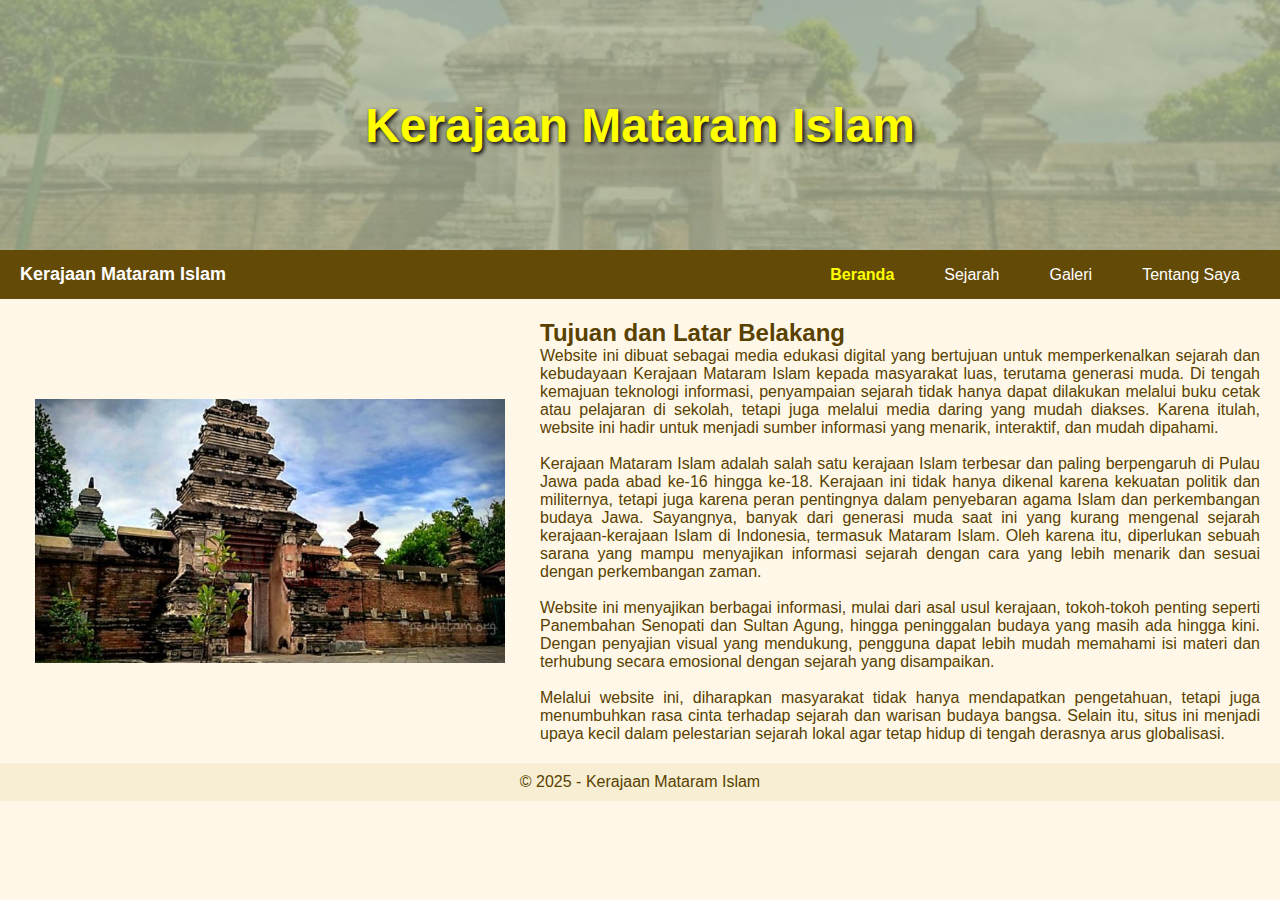
<file: index.html>
<!DOCTYPE html>
<html lang="id">
<head>
  <meta charset="UTF-8">
  <meta name="viewport" content="width=device-width, initial-scale=1">
  <title>Kerajaan Mataram Islam</title>
  <link rel="stylesheet" href="style.css">
</head>

<body>
  <div class="header">
    <div class="slides">
      <img src="1.jpg" class="active" alt="Slide 1">
      <img src="2.jpg" alt="Slide 2">
      <img src="3.jpg" alt="Slide 3">
    </div>
    <div class="title"><b>Kerajaan Mataram Islam</b></div>
  </div>

  <nav>
    <div class="nav-container">
      <span class="nav-title">Kerajaan Mataram Islam</span>
      <div class="hamburger" onclick="toggleMenu()">☰</div>
      <div class="nav-links" id="navLinks">
        <a href="index.html" style="color: yellow;"><b>Beranda</b></a>
        <a href="sejarah.html">Sejarah</a>
        <a href="galeri.html">Galeri</a>
        <a href="tentang.html">Tentang Saya</a>
      </div>
    </div>
  </nav>

  <main>
    <div class="hero-section">
      <img src="kerajaan mataram islam.jpg" alt="Kerajaan Mataram Islam" class="hero-image">
      <div class="hero-text">
        <h2>Tujuan dan Latar Belakang</h2>
          <p>Website ini dibuat sebagai media edukasi digital yang bertujuan untuk memperkenalkan sejarah dan kebudayaan Kerajaan Mataram Islam kepada masyarakat luas, terutama generasi muda. Di tengah kemajuan teknologi informasi, penyampaian sejarah tidak hanya dapat dilakukan melalui buku cetak atau pelajaran di sekolah, tetapi juga melalui media daring yang mudah diakses. Karena itulah, website ini hadir untuk menjadi sumber informasi yang menarik, interaktif, dan mudah dipahami.
          <br>
            <br>Kerajaan Mataram Islam adalah salah satu kerajaan Islam terbesar dan paling berpengaruh di Pulau Jawa pada abad ke-16 hingga ke-18. Kerajaan ini tidak hanya dikenal karena kekuatan politik dan militernya, tetapi juga karena peran pentingnya dalam penyebaran agama Islam dan perkembangan budaya Jawa. Sayangnya, banyak dari generasi muda saat ini yang kurang mengenal sejarah kerajaan-kerajaan Islam di Indonesia, termasuk Mataram Islam. Oleh karena itu, diperlukan sebuah sarana yang mampu menyajikan informasi sejarah dengan cara yang lebih menarik dan sesuai dengan perkembangan zaman.
         <br>
            <br>Website ini menyajikan berbagai informasi, mulai dari asal usul kerajaan, tokoh-tokoh penting seperti Panembahan Senopati dan Sultan Agung, hingga peninggalan budaya yang masih ada hingga kini. Dengan penyajian visual yang mendukung, pengguna dapat lebih mudah memahami isi materi dan terhubung secara emosional dengan sejarah yang disampaikan.
          <br>
            <br>Melalui website ini, diharapkan masyarakat tidak hanya mendapatkan pengetahuan, tetapi juga menumbuhkan rasa cinta terhadap sejarah dan warisan budaya bangsa. Selain itu, situs ini menjadi upaya kecil dalam pelestarian sejarah lokal agar tetap hidup di tengah derasnya arus globalisasi.
        </p>
      </div>
    </div>
  </main>

  <footer>
    <p>&copy; 2025 - Kerajaan Mataram Islam</p>
  </footer>

  <script>
    const slides = document.querySelectorAll('.slides img');
  let current = 0;

  setInterval(() => {
    slides[current].classList.remove('active');
    current = (current + 1) % slides.length;
    slides[current].classList.add('active');
  }, 3000);
  
    function toggleMenu() {
      document.getElementById("navLinks").classList.toggle("active");
    }
  </script>
</body>
</html>
</file>
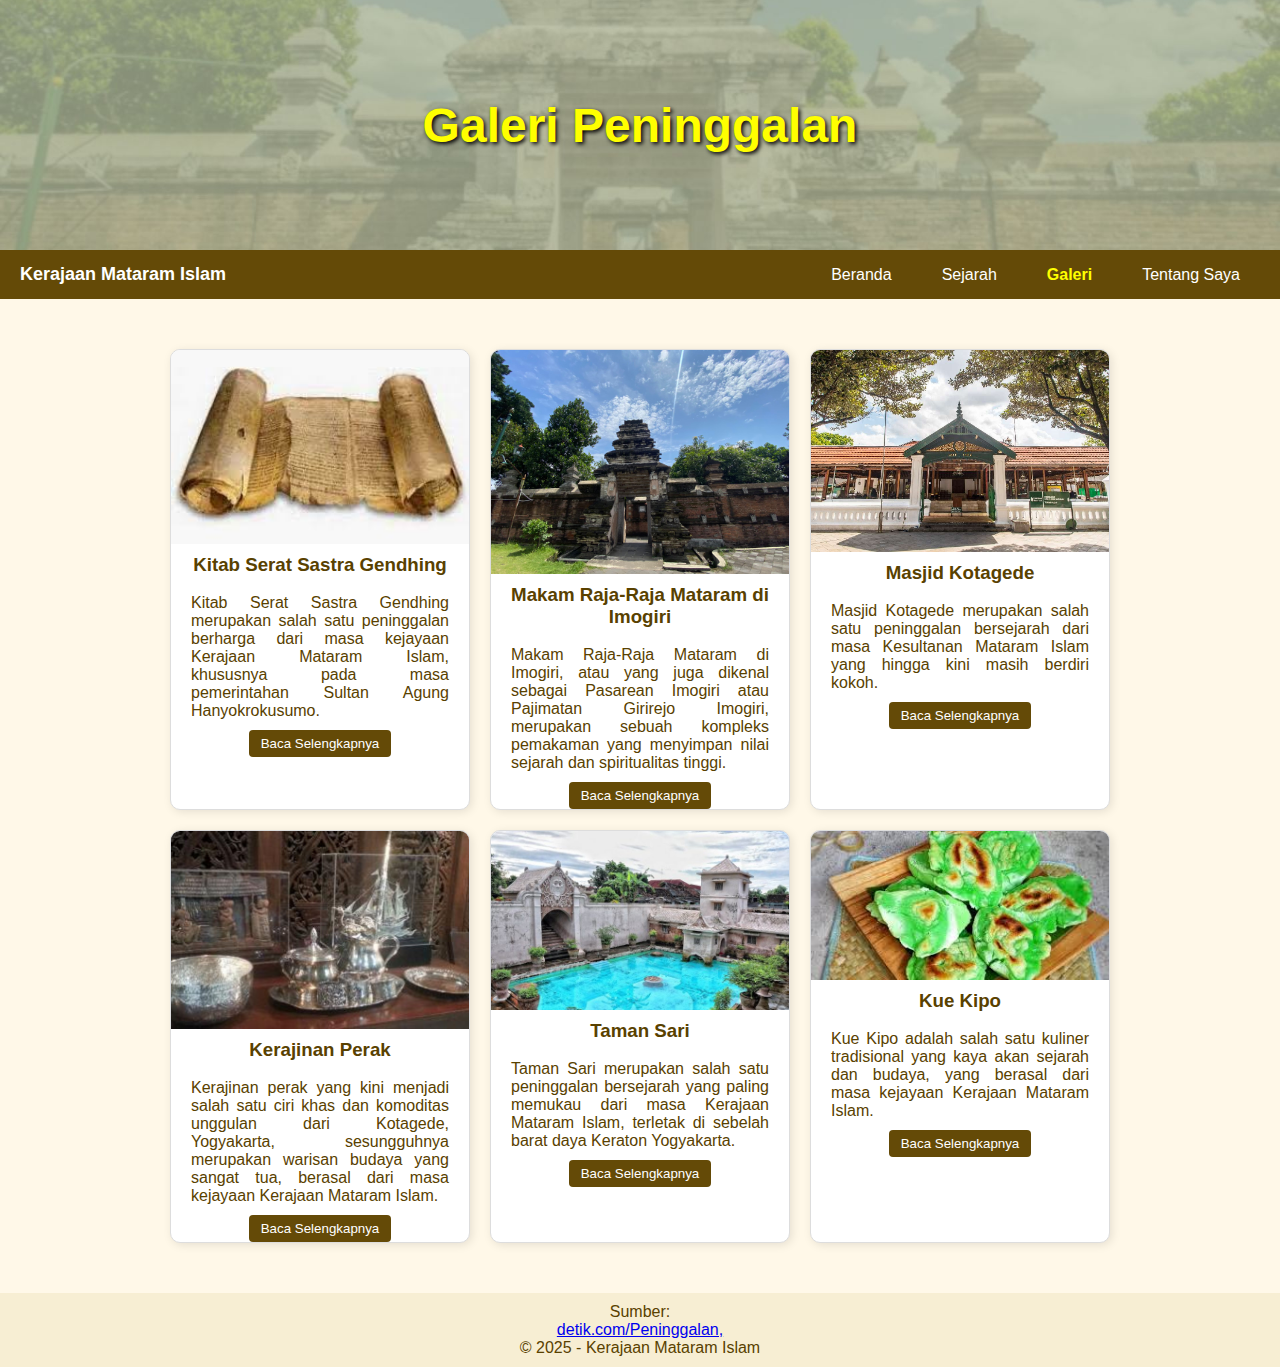
<file: galeri.html>
<!DOCTYPE html>
<html lang="id">
<head>
  <meta charset="UTF-8">
  <meta name="viewport" content="width=device-width, initial-scale=1">
  <title>Galeri Peninggalan - Kerajaan Mataram Islam</title>
  <link rel="stylesheet" href="galeri.css">
</head>

<body>
 <div class="header">
    <div class="slides">
      <img src="1.jpg" class="active" alt="Slide 1">
      <img src="2.jpg" alt="Slide 2">
      <img src="3.jpg" alt="Slide 3">
    </div>
    <div class="title"><b>Galeri Peninggalan</b></div>
  </div>

  <nav>
    <div class="nav-container">
      <span class="nav-title">Kerajaan Mataram Islam</span>
      <div class="hamburger" onclick="toggleMenu()">☰</div>
      <div class="nav-links" id="navLinks">
        <a href="index.html">Beranda</a>
        <a href="sejarah.html">Sejarah</a>
        <a href="galeri.html" style="color: yellow;"><b>Galeri</b></a>
        <a href="tentang.html">Tentang Saya</a>
      </div>
    </div>
  </nav>
  <main>
    <section class="galeri-container">
  <div class="galeri-box">
    <img src="sastra gendhing.jpg" alt="Sastra Gendhing" style="margin-bottom: 10px;">
    <h3>Kitab Serat Sastra Gendhing</h3>
    <p class="teks-pendek"><br>Kitab Serat Sastra Gendhing merupakan salah satu peninggalan berharga dari masa kejayaan Kerajaan Mataram Islam, khususnya pada masa pemerintahan Sultan Agung Hanyokrokusumo.</p>
    <p class="teks-panjang" style="display: none;">
      <br>Sultan Agung dikenal sebagai raja yang tidak hanya unggul dalam strategi politik dan militer, tetapi juga memiliki kedalaman spiritual dan intelektual yang tinggi. Dalam konteks itu, Serat Sastra Gendhing menjadi salah satu karya yang menggambarkan visi dan kebijaksanaan beliau, sekaligus menjadi pedoman hidup bagi para penerus dan keturunan Mataram.
      <br>
      <br>Kitab ini ditulis sebagai kumpulan ajaran moral, spiritual, dan sosial-politik yang berfungsi sebagai tuntunan bagi para bangsawan dan pemimpin kerajaan, khususnya trah Mataram. Ajaran-ajaran yang terkandung di dalamnya bersifat multidimensi. Di satu sisi, kitab ini memuat nilai-nilai mistis dan spiritual yang mencerminkan pandangan hidup Jawa yang sinkretis, yaitu perpaduan antara Islam, tradisi Hindu-Buddha, dan kepercayaan lokal. Di sisi lain, kitab ini juga membahas persoalan sosial dan politik, seperti tata kelola pemerintahan, etika kepemimpinan, dan hubungan antara raja dan rakyat.
      <br>
      <br>Dalam ajaran mistisnya, Serat Sastra Gendhing mengandung nilai-nilai tasawuf yang sarat dengan simbolisme dan kontemplasi. Sultan Agung mendorong pembacanya untuk merenungi hakikat kehidupan dan mencari kesatuan antara diri dengan Sang Pencipta. Di dalamnya terdapat ajakan untuk menjalani kehidupan dengan laku spiritual, seperti tirakat, tapa, dan meditasi batin, demi mencapai kebijaksanaan sejati dan keseimbangan lahir-batin.
      <br>
      <br>Secara sosial dan politik, kitab ini mengajarkan pentingnya keadilan, welas asih, dan keberanian dalam memimpin. Seorang pemimpin, menurut ajaran dalam kitab ini, bukan hanya seorang penguasa, tetapi juga panutan dan pelindung rakyat. Ia harus mampu mengendalikan nafsu, menjunjung kebenaran, dan mengutamakan kepentingan umum di atas kepentingan pribadi.
      <br>
      <br>Tak hanya itu, Serat Sastra Gendhing juga mengandung ajaran filsafat Jawa yang mendalam, yang membahas konsep-konsep seperti harmoni kosmos, keselarasan antara mikrokosmos dan makrokosmos, serta pentingnya menjaga keseimbangan antara batin dan dunia luar. Semua ini mencerminkan pemikiran Sultan Agung yang holistik dan jauh melampaui zamannya.
      <br>
      <br>Dengan demikian, Serat Sastra Gendhing bukan sekadar teks kuno, melainkan dokumen peradaban yang merekam warisan intelektual dan spiritual Mataram Islam. Kitab ini tetap relevan hingga kini sebagai sumber inspirasi dalam membangun karakter dan nilai-nilai kepemimpinan yang bijak dan bermartabat.</p>
      <button onclick="toggleTeks(this)">Baca Selengkapnya</button>
  </div>
  
  <div class="galeri-box">
    <img src="makam.jpg" alt="Makam di Imogiri" style="margin-bottom: 10px;">
    <h3>Makam Raja-Raja Mataram di Imogiri</h3>
    <br>
    <p class="teks-pendek">Makam Raja-Raja Mataram di Imogiri, atau yang juga dikenal sebagai Pasarean Imogiri atau Pajimatan Girirejo Imogiri, merupakan sebuah kompleks pemakaman yang menyimpan nilai sejarah dan spiritualitas tinggi. </p>
     <p class="teks-panjang" style="display: none;">
    <br>Terletak di perbukitan Imogiri, Bantul, Yogyakarta, tempat ini menjadi lokasi peristirahatan terakhir para raja dan anggota keluarga Kesultanan Mataram Islam. Dibangun pada abad ke-17 oleh Sultan Agung Hanyokrokusumo—sultan ketiga Mataram—makam ini tidak hanya berfungsi sebagai tempat pemakaman, tetapi juga sebagai simbol kekuasaan, kepercayaan, dan warisan budaya Mataram Islam.
    <br>
    <br>Pendirian kompleks ini bermula dari keinginan Sultan Agung untuk menciptakan sebuah tempat pemakaman kerajaan yang sakral dan berada di tempat yang tinggi, mengikuti tradisi Jawa kuno yang memandang bukit atau gunung sebagai tempat suci. Pemilihan lokasi di perbukitan Imogiri memiliki makna filosofis yang mendalam, menggambarkan perjalanan jiwa menuju alam kelanggengan dan kedekatan dengan Yang Ilahi. Nama “Imogiri” sendiri berasal dari bahasa Sansekerta Hima (salju) dan Giri (gunung), yang secara simbolik diartikan sebagai "gunung suci".
    <br>
    <br>Kompleks makam ini terbagi menjadi beberapa bagian, masing-masing digunakan oleh keturunan raja dari Kesultanan Mataram dan pecahan kerajaannya, yaitu Kasunanan Surakarta dan Kesultanan Yogyakarta. Meskipun keduanya merupakan kelanjutan dari Mataram Islam yang telah terpecah, mereka tetap menghormati tradisi dan menjadikan Imogiri sebagai tempat pemakaman para raja dan bangsawan tinggi.
    <br>
    <br>Bangunan-bangunan di kompleks ini dibangun dengan arsitektur tradisional Jawa yang kuat, dilengkapi dengan gapura, cungkup, dan hiasan khas. Untuk mencapai area utama makam, pengunjung harus menaiki ratusan anak tangga yang menanjak, sebagai bentuk perjalanan spiritual dan penghormatan kepada para leluhur. Makam Sultan Agung sendiri terletak di bagian paling awal dan dianggap paling suci di antara semuanya.
    <br>
    <br>Pasarean Imogiri tidak hanya menjadi situs sejarah, tetapi juga pusat kegiatan spiritual dan budaya. Setiap tahun, terutama pada bulan Sura (Muharram), masyarakat dan keluarga kerajaan melakukan ziarah ke makam ini. Tradisi ini disebut nyadran dan menjadi bagian penting dalam melestarikan nilai-nilai budaya Jawa.
    <br>
    <br>Dengan segala kekayaan nilai sejarah, spiritual, dan arsitektural yang dimilikinya, Makam Raja-Raja Mataram di Imogiri merupakan warisan tak ternilai dari peradaban Mataram Islam yang hingga kini masih dijaga dan dihormati oleh masyarakat.</p>
    <button onclick="toggleTeks(this)">Baca Selengkapnya</button>
  </div>

  <div class="galeri-box">
    <img src="masjid kotagede.jpg" alt="Masjid Kotagede" style="margin-bottom: 10px;">
    <h3>Masjid Kotagede</h3>
    <br>
     <p class="teks-pendek">Masjid Kotagede merupakan salah satu peninggalan bersejarah dari masa Kesultanan Mataram Islam yang hingga kini masih berdiri kokoh.</p>
      <p class="teks-panjang" style="display: none;">
      <br>Masjid ini terletak di selatan kawasan Pasar Kotagede, Yogyakarta. Jika dibandingkan dengan Masjid Agung Kauman yang juga terletak di Yogyakarta, Masjid Kotagede memiliki usia yang lebih tua. Masjid ini dibangun oleh Sultan Agung pada tahun 1640 dan menjadi bukti penting dari perkembangan arsitektur serta kehidupan keagamaan masyarakat Mataram kala itu.
      <br>
      <br>Keunikan Masjid Kotagede terlihat sejak pertama kali pengunjung memasukinya. Gapura masjid berbentuk kelir atau rana, yang merupakan ciri khas arsitektur tradisional Jawa. Pengunjung yang hendak masuk ke area masjid tidak bisa langsung berjalan lurus ke depan, melainkan harus terlebih dahulu berbelok ke kanan. Ini mencerminkan filosofi adat Jawa yang menekankan pada kesopanan dan kerendahan hati.
      <br>
      <br>Halaman masjid cukup luas dan terawat. Di teras depan masjid terdapat sebuah kolam ikan kecil yang menambah kesejukan suasana. Ketika melangkah masuk ke ruang utama masjid, suasana khidmat dan nuansa sejarah langsung terasa. Masjid ini bukan hanya tempat ibadah, tetapi juga merupakan saksi bisu perjalanan panjang sejarah Islam di tanah Jawa.
      <br>
      <br>Menariknya, Masjid Kotagede dibangun dalam dua tahap. Tahap pertama dilakukan pada masa pemerintahan Sultan Agung, sementara tahap kedua merupakan masa renovasi oleh Pakubuwono. Pada tahap awal, bangunan masjid menggunakan tiang-tiang kayu yang khas dan alami. Namun saat renovasi, tiang-tiang tersebut digantikan dengan bahan besi, menandakan adanya adaptasi dengan perkembangan zaman.
      <br>
      <br>Sebagai penanda penting dari pembangunan masjid tersebut, terdapat dua prasasti yang menyebutkan keterlibatan dua penguasa besar dalam sejarah Mataram, yaitu Sultan Agung dan Pakubuwono. Prasasti ini menjadi bukti fisik sekaligus simbol komitmen para raja Mataram terhadap syiar Islam di wilayah kekuasaannya.
      <br>
      <br>Masjid Kotagede bukan hanya sebuah bangunan tua, tetapi juga tempat yang menyimpan nilai-nilai spiritual, budaya, dan sejarah. Hingga kini, masjid ini tetap menjadi pusat kegiatan keagamaan serta destinasi wisata religi yang menarik bagi masyarakat lokal maupun wisatawan. Dengan segala kekayaan sejarahnya, Masjid Kotagede menjadi bukti nyata kejayaan Mataram Islam yang patut dilestarikan.</p>
    <button onclick="toggleTeks(this)">Baca Selengkapnya</button>
  </div>
  <div class="galeri-box">
    <img src="kerajinan perak.jpg" alt="Kerajinan Perak" style="margin-bottom: 10px;">
    <h3>Kerajinan Perak</h3>
    <br>
    <p class="teks-pendek">Kerajinan perak yang kini menjadi salah satu ciri khas dan komoditas unggulan dari Kotagede, Yogyakarta, sesungguhnya merupakan warisan budaya yang sangat tua, berasal dari masa kejayaan Kerajaan Mataram Islam.</p>
    <p class="teks-panjang" style="display: none;">
    <br>Keahlian membuat perhiasan dan barang-barang dari perak ini tidak muncul secara tiba-tiba, melainkan tumbuh dan berkembang dari tradisi panjang yang dibentuk oleh berbagai faktor sejarah, budaya, dan sosial-politik.
    <br>
    <br>Asal-usul kerajinan perak di Kotagede erat kaitannya dengan keberadaan masyarakat Kalang. Orang-orang Kalang adalah kelompok masyarakat yang pada masa lalu dikenal memiliki keahlian di bidang pertukangan, termasuk pekerjaan logam seperti tembaga dan perak. Mereka merupakan pengrajin yang terampil, dan pada masa pemerintahan Sultan Agung dari Kerajaan Mataram Islam, mereka dibawa dan ditempatkan di wilayah Kotagede untuk mengembangkan industri kerajinan ini. Di sinilah awal mula kerajinan perak tumbuh subur, dipadukan dengan keterlibatan para abdi dalem Kerajaan Mataram yang turut mendukung aktivitas produksi dan distribusinya.
    <br>
    <br>Pada masa itu, produk-produk kerajinan perak tidak hanya berfungsi sebagai barang perhiasan, tetapi juga memiliki makna simbolis dan spiritual. Beberapa di antaranya digunakan dalam upacara adat, perlengkapan kerajaan, hingga perlengkapan ibadah. Ini menunjukkan bahwa kerajinan perak bukan hanya benda ekonomi, tetapi juga bagian dari struktur budaya dan kehidupan spiritual masyarakat Mataram.
    <br>
    <br>Seiring berjalannya waktu, keterampilan ini diwariskan dari generasi ke generasi. Para pengrajin tidak hanya mempertahankan teknik tradisional, seperti tatah (ukir), patri, dan cetak, tetapi juga mulai menggabungkannya dengan inovasi desain modern untuk menjawab permintaan pasar yang terus berkembang. Kerajinan perak Kotagede kini tidak hanya mencakup perhiasan seperti cincin, gelang, dan kalung, tetapi juga berbagai benda dekoratif dan fungsional, seperti kotak perhiasan, miniatur, bahkan replika arsitektur khas Jawa.
    <br>
    <br>Identitas Kotagede sebagai sentra kerajinan perak tetap terjaga hingga saat ini. Meskipun mengalami pasang surut akibat perubahan zaman dan ekonomi, para pengrajin Kotagede terus berupaya mempertahankan kualitas dan keunikan karya mereka. Pemerintah daerah dan berbagai komunitas juga ikut serta dalam upaya pelestarian ini dengan mengadakan pelatihan, pameran, dan promosi budaya.
    <br>
    <br>Dengan demikian, kerajinan perak Kotagede bukan hanya produk estetika atau komoditas ekonomi, tetapi juga simbol ketekunan, warisan budaya, dan kesinambungan sejarah dari masa Kerajaan Mataram Islam hingga masa kini.</p>
    <button onclick="toggleTeks(this)">Baca Selengkapnya</button>
  </div>
  <div class="galeri-box">
    <img src="Taman sari.jpg" alt="Taman Sari" style="margin-bottom: 10px;">
    <h3>Taman Sari</h3>
    <br>
    <p class="teks-pendek">Taman Sari merupakan salah satu peninggalan bersejarah yang paling memukau dari masa Kerajaan Mataram Islam, terletak di sebelah barat daya Keraton Yogyakarta. </p>
    <p class="teks-panjang" style="display: none;">
     <br>Kompleks ini bukan sekadar taman biasa, melainkan sebuah istana air yang memadukan fungsi rekreasi, keagamaan, dan pertahanan dalam satu kesatuan arsitektur yang indah dan penuh makna. Dibangun pada abad ke-18 oleh Sultan Hamengkubuwono I, Taman Sari menjadi simbol kejayaan seni, budaya, dan peradaban Mataram Islam.
     <br>
     <br>Kompleks Taman Sari terdiri atas berbagai elemen penting, termasuk kolam-kolam pemandian yang disebut Pasiraman, taman-taman hijau, lorong-lorong bawah tanah, serta bangunan ikonik seperti Sumur Gumuling. Pada masanya, Taman Sari digunakan oleh keluarga kerajaan sebagai tempat beristirahat dan menikmati suasana alam yang tenang dan asri. Namun, lebih dari sekadar tempat rekreasi, kompleks ini juga menjadi lokasi penyelenggaraan upacara adat dan keagamaan, serta tempat bertemunya para bangsawan untuk berdiskusi atau bermeditasi.
     <br>
     <br>Salah satu daya tarik utama Taman Sari adalah keindahan arsitekturnya yang memadukan unsur Jawa tradisional dengan sentuhan gaya Portugis dan Belanda. Keberagaman gaya ini mencerminkan keterbukaan Kerajaan Mataram terhadap pengaruh luar tanpa kehilangan identitas budayanya. Struktur bangunan seperti Sumur Gumuling menjadi contoh nyata dari perpaduan estetika dan fungsi. Bangunan ini merupakan masjid bawah tanah dengan bentuk melingkar dan tangga bersilang di tengahnya, yang tidak hanya berfungsi sebagai tempat ibadah, tetapi juga sebagai jalur pelarian rahasia jika terjadi serangan.
     <br>
     <br>Sementara itu, Pasiraman adalah area pemandian yang terdiri atas beberapa kolam air jernih yang dikelilingi oleh dinding tinggi dan bangunan bergaya kerajaan. Area ini dulunya digunakan oleh sultan dan para selirnya untuk bersantai dan menyegarkan diri. Keindahan lanskap Taman Sari tidak hanya terletak pada desain fisiknya, tetapi juga pada keharmonisan antara arsitektur dan elemen alam seperti air, pepohonan, dan udara terbuka.
     <br>
     <br>Taman Sari mencerminkan filosofi hidup Kerajaan Mataram Islam yang menempatkan keseimbangan antara kehidupan spiritual, kekuasaan, dan keindahan alam. Warisan ini tidak hanya memperkaya sejarah Yogyakarta, tetapi juga memberikan gambaran bagaimana para leluhur kita menghayati keindahan hidup dalam harmoni dengan alam dan nilai-nilai luhur budaya.</p>
    <button onclick="toggleTeks(this)">Baca Selengkapnya</button>
  </div>
  <div class="galeri-box">
    <img src="kue kipo.jpg" alt="Kue Kipo" style="margin-bottom: 10px;">
    <h3>Kue Kipo</h3>
    <br>
    <p class="teks-pendek">Kue Kipo adalah salah satu kuliner tradisional yang kaya akan sejarah dan budaya, yang berasal dari masa kejayaan Kerajaan Mataram Islam.</p>
   <p class="teks-panjang" style="display: none;">
    <br>Saat ini, kue ini menjadi salah satu jajanan khas yang sangat populer di daerah Kotagede, Yogyakarta. Kue Kipo tidak hanya sekadar makanan ringan, tetapi juga merupakan bagian dari warisan budaya yang mencerminkan kreativitas dan cita rasa masyarakat Mataram pada zaman dahulu.
    <br>
    <br>Nama “Kipo” sendiri memiliki asal usul yang unik dan menarik. Dalam bahasa Jawa, “kipo” merupakan singkatan dari ungkapan “iki opo?” yang berarti “ini apa?”. Ungkapan ini dulu sering dilontarkan oleh masyarakat Mataram Islam ketika mereka menemukan makanan atau jajanan yang langka dan memiliki rasa yang lezat. Karena penasaran dengan rasa dan bentuknya, mereka sering bertanya “iki opo?”, dan akhirnya nama itu melekat pada kue tradisional ini.
    <br>
    <br>Kue Kipo dibuat dengan bahan-bahan alami dan sederhana, namun menghasilkan rasa yang sangat khas dan menggugah selera. Bahan utama kue ini adalah tepung ketan yang diolah menjadi adonan kenyal dan lembut. Kemudian diisi dengan campuran kelapa parut yang sudah dicampur dengan gula merah cair, memberikan rasa manis alami yang berpadu dengan aroma harum kelapa. Setelah itu, kue ini dibungkus dengan daun pandan atau daun pisang untuk menambah aroma dan menjaga kelembutannya saat dikukus.
    <br>
    <br>Tekstur Kue Kipo yang kenyal dan lembut serta rasa manis dari gula merah membuatnya sangat digemari oleh berbagai kalangan, mulai dari anak-anak hingga orang dewasa. Selain sebagai makanan sehari-hari, kue ini juga sering disajikan dalam acara-acara tradisional dan upacara adat, sehingga keberadaannya sangat erat kaitannya dengan budaya dan tradisi masyarakat Jawa, khususnya di wilayah Mataram.
    <br>
    <br>Selain rasa dan bentuknya yang menarik, Kue Kipo juga menjadi simbol kreativitas masyarakat Mataram Islam dalam mengolah bahan-bahan lokal menjadi makanan yang lezat dan bergizi. Kue ini merupakan contoh bagaimana budaya kuliner dapat diwariskan dari generasi ke generasi, menjaga identitas budaya sekaligus memberikan kenikmatan yang tak lekang oleh waktu.
    <br>
    <br>Hingga saat ini, Kue Kipo tetap dipertahankan dan terus dikembangkan oleh para pengrajin makanan tradisional di Kotagede, menjadikannya salah satu kuliner khas yang mewakili kekayaan sejarah dan budaya Kerajaan Mataram Islam. Dengan setiap gigitan Kue Kipo, kita tidak hanya menikmati cita rasa lezat, tetapi juga merasakan sentuhan sejarah dan budaya yang melekat di dalamnya.</p>
    <button onclick="toggleTeks(this)">Baca Selengkapnya</button>
  </div>
  </div>
</section>

  </main>
  <footer>
    <p>Sumber:</p>
    <a href="//www.detik.com/jateng/budaya/d-6745320/12-peninggalan-kerajaan-mataram-islam-kerajinan-perak-masjid-kotagede" target="_blank">detik.com/Peninggalan,</a>
      <p><a href="//www.detik.com/jateng/budaya/d-6745320/12-peninggalan-kerajaan-mataram-islam-kerajinan-perak-masjid-kotagede, https://kumparan.com/kabar-harian/10-peninggalan-kerajaan-mataram-islam-yang-menakjubkan-22quLc3XdFv/3"></a></p>

    <p>&copy; 2025 - Kerajaan Mataram Islam</p>
  </footer>

  <script>
    const slides = document.querySelectorAll('.slides img');
  let current = 0;

  setInterval(() => {
    slides[current].classList.remove('active');
    current = (current + 1) % slides.length;
    slides[current].classList.add('active');
  }, 3000);

    function toggleMenu() {
      document.getElementById("navLinks").classList.toggle("active");
    }

   function toggleTeks(btn) {
  const panjang = btn.previousElementSibling;
  const singkat = panjang.previousElementSibling;

  if (panjang.style.display === "none") {
    panjang.style.display = "block"; // ✅ ganti dari inline ke block
    btn.textContent = "Sembunyikan";
  } else {
    panjang.style.display = "none";
    btn.textContent = "Baca Selengkapnya";
  }
}
  </script>
</body>
</html>
</file>
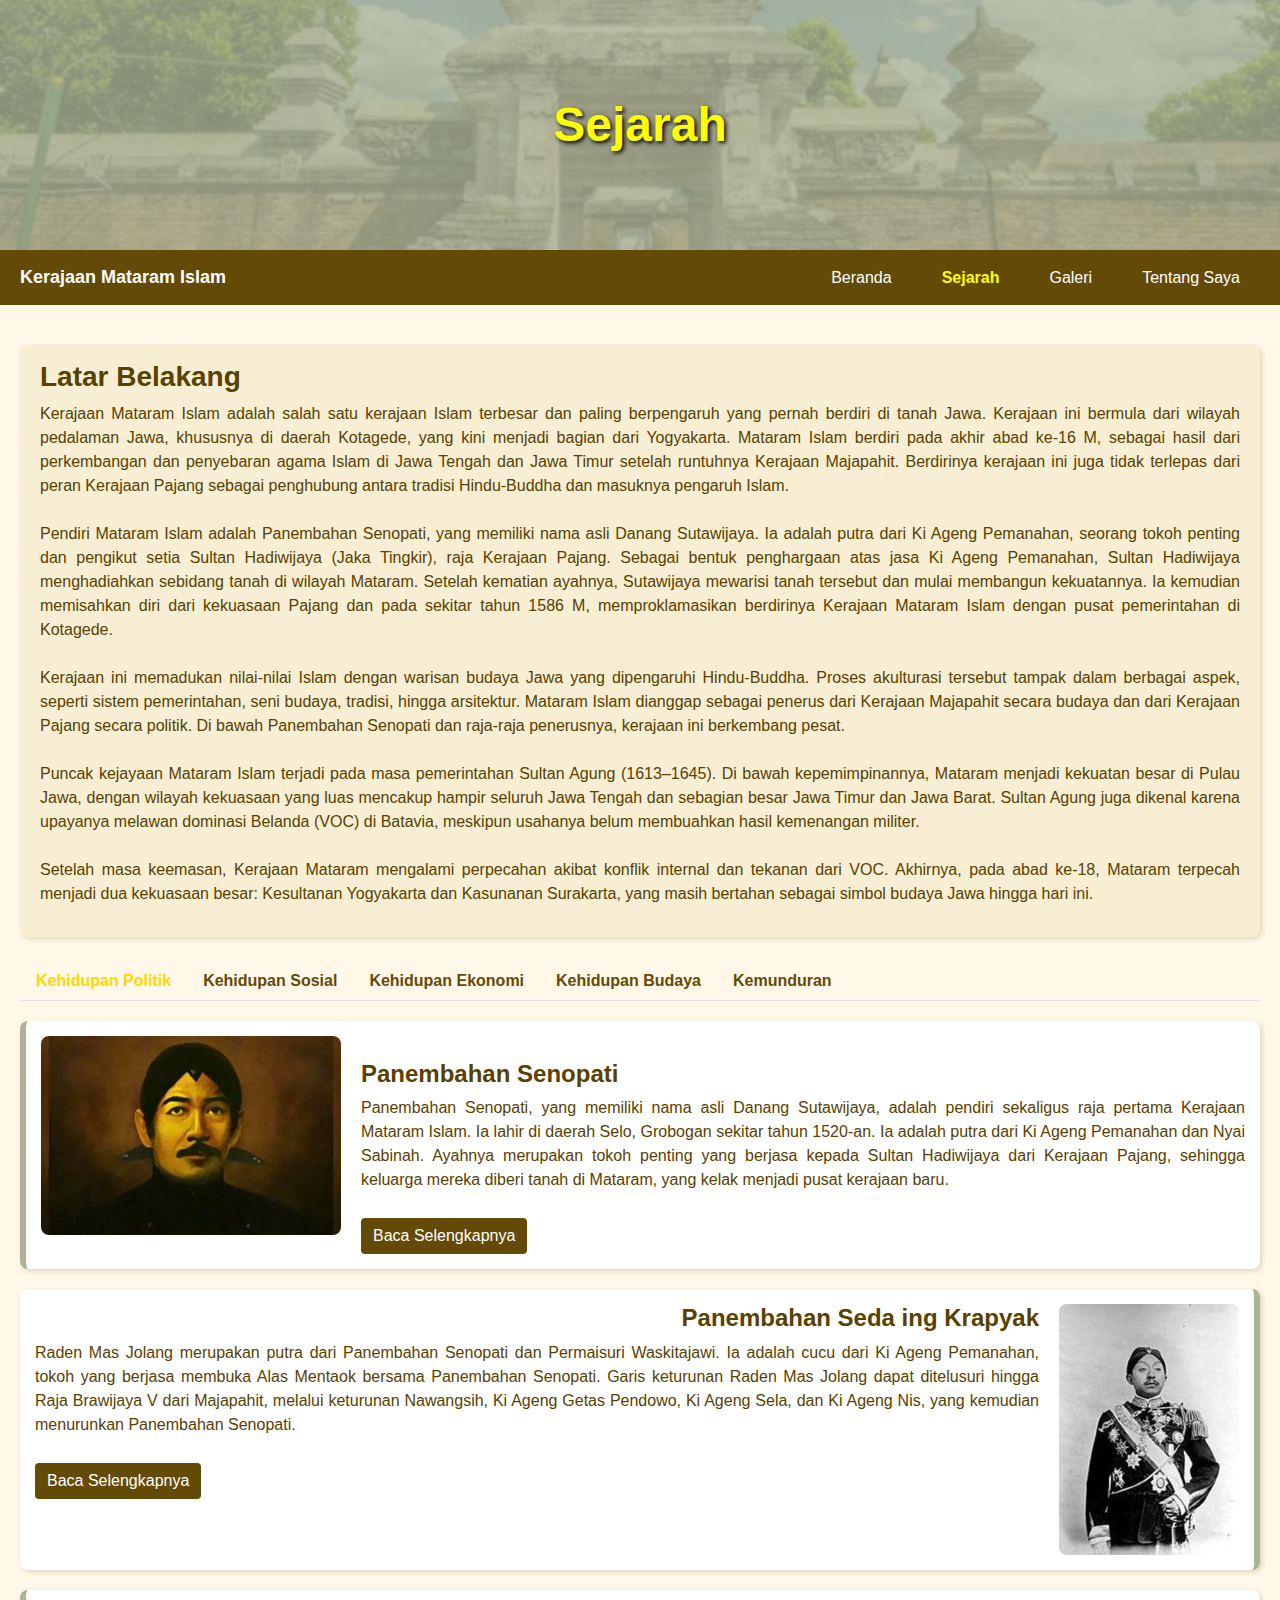
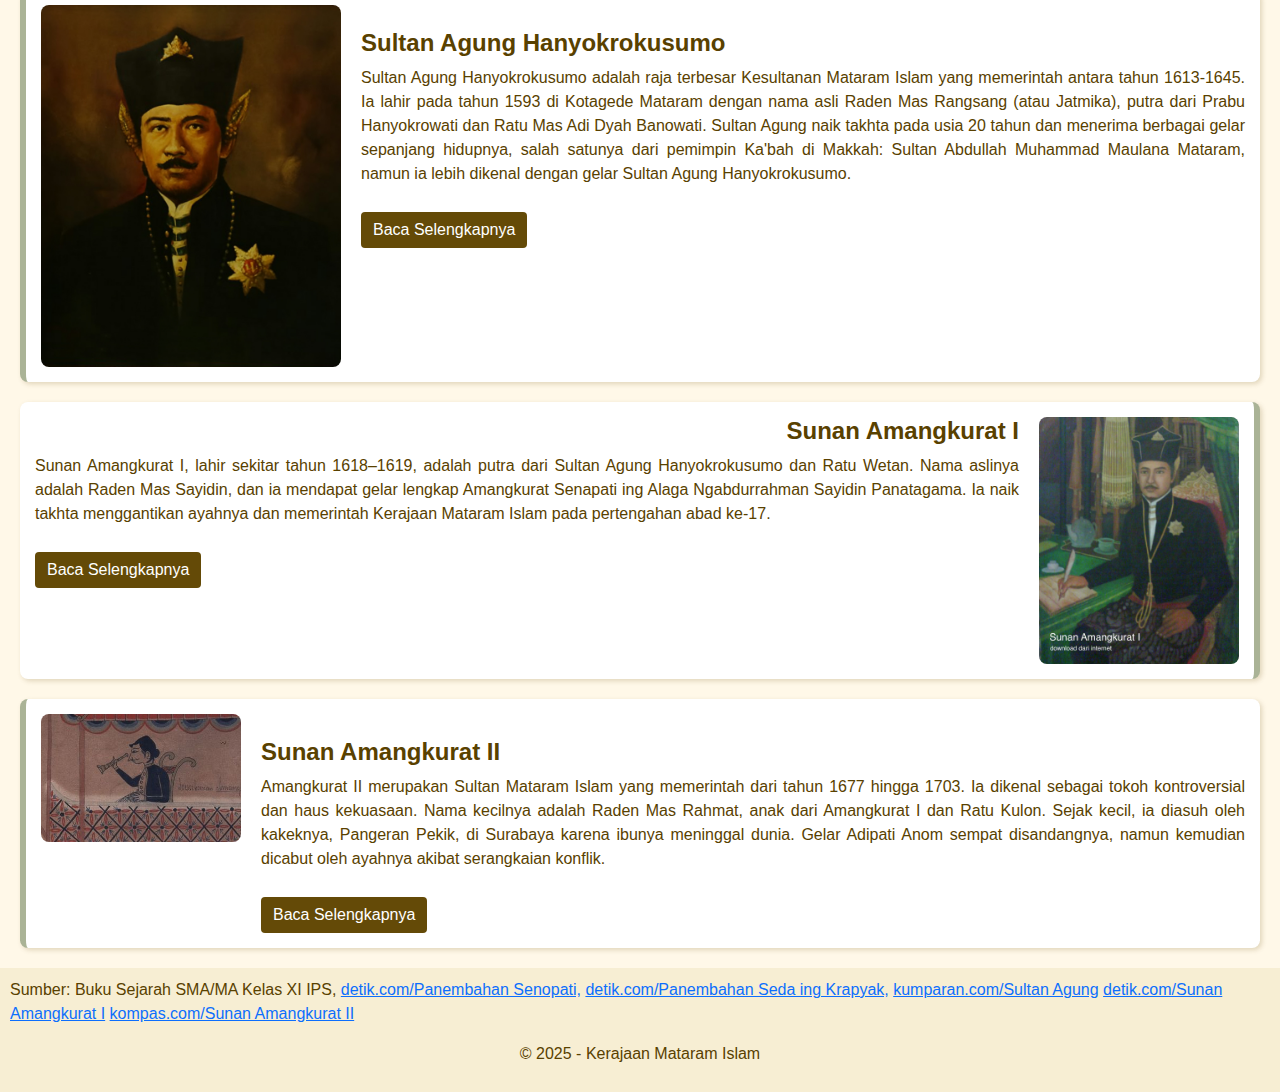
<file: sejarah.html>
<!DOCTYPE html>
<html lang="id">
<head>
  <meta charset="UTF-8">
  <meta name="viewport" content="width=device-width, initial-scale=1">
  <title>Kerajaan Mataram Islam</title>
  <link href="https://cdn.jsdelivr.net/npm/bootstrap@5.3.3/dist/css/bootstrap.min.css" rel="stylesheet">
  <link rel="stylesheet" href="sejarah.css.css">
</head>

<body>
 <div class="header">
    <div class="slides">
      <img src="1.jpg" class="active" alt="Slide 1">
      <img src="2.jpg" alt="Slide 2">
      <img src="3.jpg" alt="Slide 3">
    </div>
    <div class="title"><b>Sejarah</b></div>
  </div>

  <nav>
    <div class="nav-container">
      <span class="nav-title">Kerajaan Mataram Islam</span>
      <div class="hamburger" onclick="toggleMenu()">☰</div>
      <div class="nav-links" id="navLinks">
        <a href="index.html">Beranda</a>
        <a href="sejarah.html" style="color: yellow;"><b>Sejarah</b></a>
        <a href="galeri.html">Galeri</a>
        <a href="tentang.html">Tentang Saya</a>
      </div>
    </div>
  </nav>

  <main>
    <div class="folder-boxl">
    <h3><b>Latar Belakang</b></h3>
    <p>Kerajaan Mataram Islam adalah salah satu kerajaan Islam terbesar dan paling berpengaruh yang pernah berdiri di tanah Jawa. Kerajaan ini bermula dari wilayah pedalaman Jawa, khususnya di daerah Kotagede, yang kini menjadi bagian dari Yogyakarta. Mataram Islam berdiri pada akhir abad ke-16 M, sebagai hasil dari perkembangan dan penyebaran agama Islam di Jawa Tengah dan Jawa Timur setelah runtuhnya Kerajaan Majapahit. Berdirinya kerajaan ini juga tidak terlepas dari peran Kerajaan Pajang sebagai penghubung antara tradisi Hindu-Buddha dan masuknya pengaruh Islam.
      <br>
      <br>Pendiri Mataram Islam adalah Panembahan Senopati, yang memiliki nama asli Danang Sutawijaya. Ia adalah putra dari Ki Ageng Pemanahan, seorang tokoh penting dan pengikut setia Sultan Hadiwijaya (Jaka Tingkir), raja Kerajaan Pajang. Sebagai bentuk penghargaan atas jasa Ki Ageng Pemanahan, Sultan Hadiwijaya menghadiahkan sebidang tanah di wilayah Mataram. Setelah kematian ayahnya, Sutawijaya mewarisi tanah tersebut dan mulai membangun kekuatannya. Ia kemudian memisahkan diri dari kekuasaan Pajang dan pada sekitar tahun 1586 M, memproklamasikan berdirinya Kerajaan Mataram Islam dengan pusat pemerintahan di Kotagede.
      <br>
      <br>Kerajaan ini memadukan nilai-nilai Islam dengan warisan budaya Jawa yang dipengaruhi Hindu-Buddha. Proses akulturasi tersebut tampak dalam berbagai aspek, seperti sistem pemerintahan, seni budaya, tradisi, hingga arsitektur. Mataram Islam dianggap sebagai penerus dari Kerajaan Majapahit secara budaya dan dari Kerajaan Pajang secara politik. Di bawah Panembahan Senopati dan raja-raja penerusnya, kerajaan ini berkembang pesat.
      <br>
      <br>Puncak kejayaan Mataram Islam terjadi pada masa pemerintahan Sultan Agung (1613–1645). Di bawah kepemimpinannya, Mataram menjadi kekuatan besar di Pulau Jawa, dengan wilayah kekuasaan yang luas mencakup hampir seluruh Jawa Tengah dan sebagian besar Jawa Timur dan Jawa Barat. Sultan Agung juga dikenal karena upayanya melawan dominasi Belanda (VOC) di Batavia, meskipun usahanya belum membuahkan hasil kemenangan militer.
      <br>
      <br>Setelah masa keemasan, Kerajaan Mataram mengalami perpecahan akibat konflik internal dan tekanan dari VOC. Akhirnya, pada abad ke-18, Mataram terpecah menjadi dua kekuasaan besar: Kesultanan Yogyakarta dan Kasunanan Surakarta, yang masih bertahan sebagai simbol budaya Jawa hingga hari ini.
    </p>
    </div>
    <br>
    <ul class="nav nav-tabs" id="sejarahTab" role="tablist">
      <li class="nav-item" role="presentation">
        <a class="nav-link active" id="tab1-tab" data-bs-toggle="tab" href="#tab1" role="tab" aria-controls="tab1" aria-selected="true">Kehidupan Politik</a>
      </li>
      <li class="nav-item" role="presentation">
        <a class="nav-link" id="tab2-tab" data-bs-toggle="tab" href="#tab2" role="tab" aria-controls="tab2" aria-selected="false">Kehidupan Sosial</a>
      </li>
      <li class="nav-item" role="presentation">
        <a class="nav-link" id="tab3-tab" data-bs-toggle="tab" href="#tab3" role="tab" aria-controls="tab3" aria-selected="false">Kehidupan Ekonomi</a>
      </li>
      <li class="nav-item" role="presentation">
        <a class="nav-link" id="tab4-tab" data-bs-toggle="tab" href="#tab4" role="tab" aria-controls="tab4" aria-selected="false">Kehidupan Budaya</a>
      </li>
       <li class="nav-item" role="presentation">
        <a class="nav-link" id="tab5-tab" data-bs-toggle="tab" href="#tab5" role="tab" aria-controls="tab5" aria-selected="false">Kemunduran</a>
      </li>
    </ul>

 <div class="tab-content mt-3">
   <div class="tab-pane fade show active" id="tab1" role="tabpanel" aria-labelledby="tab1-tab">
      <div class="folder-box d-flex align-items-start flex-wrap">
         <img src="panembahan senopati.jpg" 
         alt="Panembahan Senopati" 
         class="responsive" 
         style="max-width: 300px; margin-right: 20px; flex-shrink: 0; border-radius: 8px;">
        <div style="flex: 1;">
         <br> 
        <h4><b>Panembahan Senopati</b></h4>
        <p>Panembahan Senopati, yang memiliki nama asli Danang Sutawijaya, adalah pendiri sekaligus raja pertama Kerajaan Mataram Islam. Ia lahir di daerah Selo, Grobogan sekitar tahun 1520-an. Ia adalah putra dari Ki Ageng Pemanahan dan Nyai Sabinah. Ayahnya merupakan tokoh penting yang berjasa kepada Sultan Hadiwijaya dari Kerajaan Pajang, sehingga keluarga mereka diberi tanah di Mataram, yang kelak menjadi pusat kerajaan baru.</p>
        <p class="teks-panjang" style="display: none;">
          Setelah kematian Ki Ageng Pemanahan, Sutawijaya mengambil alih kepemimpinan. Ia mulai melepaskan diri dari kekuasaan Pajang dan menyatakan berdirinya Kerajaan Mataram Islam pada sekitar tahun 1586–1587 M, dengan pusat kekuasaan di Kotagede, Yogyakarta. Setelah menjadi raja, ia memakai gelar Panembahan Senopati ing Alaga Sayidin Panatagama, yang artinya panglima perang dan pemimpin agama.
          <br>
          <br>Panembahan Senopati bercita-cita menjadikan Mataram sebagai pusat kekuasaan di Pulau Jawa. Untuk mewujudkannya, ia memulai berbagai ekspansi wilayah, yang menyebabkan konflik dengan sejumlah daerah seperti Demak, Kediri, Madiun, Kedu, Bagelen, Surabaya, dan Pasuruan. Dalam perjuangannya, ia dibantu oleh Juru Martani, pamannya yang juga merupakan penasihat militer dan politiknya. Dengan strategi dan dukungan yang kuat, Panembahan Senopati berhasil menaklukkan banyak wilayah di Jawa Tengah dan Timur, sehingga menjadikan Mataram sebagai kerajaan agraris yang luas dan kuat.
          <br>
          <br>Sebagai seorang Muslim yang taat, Panembahan Senopati menjadikan Islam sebagai dasar pemerintahan. Ia juga menjalin hubungan dengan para wali dari Kadilangu, keturunan Sunan Kalijaga, untuk memperkuat aspek spiritual kerajaannya. Ia berupaya menjaga keseimbangan antara adat Jawa dan ajaran Islam, sehingga lahirlah sistem pemerintahan yang khas dengan nilai-nilai lokal dan agama.
          <br>
          <br>Panembahan Senopati memiliki tiga istri utama dan 14 anak. Setelah wafat pada tahun 1601, ia digantikan oleh putranya, Raden Mas Jolang (Panembahan Hanyakrawati). Ia dimakamkan di kompleks pemakaman raja-raja Mataram di Kotagede, Yogyakarta. Warisan Panembahan Senopati sebagai pendiri Mataram tetap dikenang karena keberanian, strategi, dan upayanya dalam menyatukan tanah Jawa di bawah panji Islam.</p>
          <button onclick="toggleTeks(this)">Baca Selengkapnya</button>
        </div>
      </div>


      <div class="folder-box2 d-flex align-items-start flex-wrap">
        <div style="flex: 1;">
        <h4 style="text-align: right;"><b>Panembahan Seda ing Krapyak</b></h4>
        <p>Raden Mas Jolang merupakan putra dari Panembahan Senopati dan Permaisuri Waskitajawi. Ia adalah cucu dari Ki Ageng Pemanahan, tokoh yang berjasa membuka Alas Mentaok bersama Panembahan Senopati. Garis keturunan Raden Mas Jolang dapat ditelusuri hingga Raja Brawijaya V dari Majapahit, melalui keturunan Nawangsih, Ki Ageng Getas Pendowo, Ki Ageng Sela, dan Ki Ageng Nis, yang kemudian menurunkan Panembahan Senopati.</p>
         <p class="teks-panjang" style="display: none;">
          Raden Mas Jolang memiliki dua istri, Ratu Tulungayu dan Dyah Banowati, dan dari mereka ia dianugerahi beberapa keturunan: Raden Mas Wuryah (Adipati Martapura), Ratu Pandansari, dan Raden Mas Rangsang (kelak dikenal sebagai Sultan Agung).
          <br>
          <br>Ia naik tahta pada tahun 1601 menggantikan ayahnya, Panembahan Senopati. Meski sempat muncul keinginan untuk mengangkat Pangeran Pringgalaya sebagai pengganti, Panembahan Senopati menerima wangsit bahwa Raden Mas Jolang akan menurunkan raja besar yang akan menyatukan Tanah Jawa. Maka, ia ditetapkan sebagai raja dan bergelar Sri Susuhunan Adi Prabu Hanyakrawati Senapati ing Ngalaga Mataram. Setelah wafat, ia dikenal sebagai Panembahan Seda ing Krapyak.
          <br>
          <br>Masa pemerintahan Raden Mas Jolang berlangsung selama 12 tahun (1601–1613). Mataram berada dalam keadaan makmur dengan hukum dan kehidupan beragama yang berjalan baik. Kesenian seperti karawitan dan perayaan Sekaten tetap dilestarikan. Ia juga memberi perhatian pada dunia pedalangan, memperbarui bentuk wayang purwa dan menambahkan unsur-unsur seperti senjata, tangan, dan wayang dagelan.
          <br>
          <br>Di bidang politik dan militer, Raden Mas Jolang berusaha menaklukkan Surabaya, musuh kuat Mataram. Usaha ini berlangsung antara tahun 1610 hingga 1613, namun hanya berhasil melemahkan ekonomi Surabaya tanpa menaklukkannya secara militer.
          <br>
          <br>Dua pemberontakan sempat terjadi. Pangeran Puger, anak Panembahan Senopati dari selir Nyai Adisara, merasa lebih berhak atas tahta dan merencanakan makar. Ia yang menjabat sebagai Adipati Demak memicu perang saudara. Raden Mas Jolang menang dan mengasingkan Pangeran Puger ke Kudus pada tahun 1605. Pemberontakan kedua dilakukan oleh Pangeran Jayaraga pada 1607. Ia juga tidak puas dengan pemerintahan dan akhirnya dibuang ke Nusakambangan setelah pemberontakannya ditumpas oleh Pangeran Pringgalaya.
          <br>
          <br>Raden Mas Jolang wafat pada tahun 1613 saat berburu di Krapyak, akibat diseruduk banteng yang diyakini sebagai jelmaan manusia yang ingin membunuhnya. Karena ia wafat di Krapyak, ia diberi gelar Panembahan Seda Krapyak. Jenazahnya dimakamkan di Makam Raja Mataram di Kotagede.
          <br>
          <br>Sepeninggalnya, Raden Mas Wuryah sempat naik tahta selama satu hari untuk memenuhi janji sang ayah kepada Ratu Tulungayu. Setelah itu, ia digantikan oleh adiknya, Raden Mas Rangsang, yang kemudian dikenal sebagai Sultan Agung, raja besar yang menyatukan Tanah Jawa. Raden Mas Wuryah sendiri kemudian dikenal sebagai Pangeran Selarong dan dikenal atas bantuannya kepada Pangeran Diponegoro.</p>
        <button onclick="toggleTeks(this)">Baca Selengkapnya</button>  
      </div>
        <img src="panembahan seda ing krapyak.jpg" 
       alt="Panembahan Seda ing Krapyak" 
       class="responsive" 
       style="max-width: 200px; margin-left: 20px; flex-shrink: 0; border-radius: 8px;">
      </div>

      <div class="folder-box d-flex align-items-start flex-wrap">
         <img src="sultan agung.jpg" 
         alt="Sultan Agung Hanyokrokusumo" 
         class="responsive" 
         style="max-width: 300px; margin-right: 20px; flex-shrink: 0; border-radius: 8px;">
        <div style="flex: 1;">
          <br>
        <h4><b>Sultan Agung Hanyokrokusumo</b></h4>
        <p>Sultan Agung Hanyokrokusumo adalah raja terbesar Kesultanan Mataram Islam yang memerintah antara tahun 1613-1645. Ia lahir pada tahun 1593 di Kotagede Mataram dengan nama asli Raden Mas Rangsang (atau Jatmika), putra dari Prabu Hanyokrowati dan Ratu Mas Adi Dyah Banowati. Sultan Agung naik takhta pada usia 20 tahun dan menerima berbagai gelar sepanjang hidupnya, salah satunya dari pemimpin Ka'bah di Makkah: Sultan Abdullah Muhammad Maulana Mataram, namun ia lebih dikenal dengan gelar Sultan Agung Hanyokrokusumo.</p>
        <p class="teks-panjang" style="display: none;">
          Pada masa kepemimpinannya, Sultan Agung membawa Mataram ke puncak kejayaan. Ia berhasil menaklukkan banyak wilayah di Jawa seperti Surabaya, Madura, bahkan sebagian Jawa Barat. Tujuannya adalah menjadikan Mataram sebagai pusat kekuasaan di tanah Jawa. Cita-cita ini membuatnya kerap berperang dengan wilayah seperti Demak, Kediri, Madiun, Surabaya, dan Pasuruan. Dalam usahanya memperluas kekuasaan, Sultan Agung dibantu oleh tokoh-tokoh penting seperti Juru Martani dan tokoh spiritual seperti Kanjeng Ratu Kidul dan Bau Reksa.
          <br>
          <br>Sultan Agung juga dikenal sebagai raja lokal pertama yang melawan VOC secara besar-besaran. Dua kali ia menyerang Batavia (1628 dan 1629), namun gagal akibat taktik VOC yang membakar logistik Mataram. Meski demikian, upaya ini memperlihatkan tekad kuat Sultan Agung dalam mempertahankan kedaulatan dan mencegah dominasi asing yang bisa mengganggu penyebaran Islam.
          <br>
          <br>Selain ahli militer dan politik, Sultan Agung sangat memperhatikan ekonomi dan budaya. Ia memindahkan penduduk Jawa Tengah ke Karawang untuk memanfaatkan lahan pertanian yang subur. Dalam bidang keagamaan, ia mendirikan Mahkamah Agama Islam dan menunjuk ulama sebagai bagian dari Dewan Parampara, penasihat tinggi kerajaan. Ia juga mengukuhkan peran raja sebagai Pandita, yaitu kepala negara dan kepala agama sekaligus.
          <br>
          <br>Dalam bidang kebudayaan, Sultan Agung menciptakan reformasi besar. Ia menyatukan unsur kebudayaan lokal, Hindu, dan Islam, seperti pada perayaan Grebeg Puasa dan Grebeg Maulud. Ia juga memperkenalkan sistem kalender Jawa yang menggabungkan perhitungan bulan Islam dan tahun Saka Hindu. Karya terkenalnya adalah Sastra Gending, kitab filsafat yang menjadi panduan hidup keturunan Mataram.
          <br>
          <br>Sultan Agung menetapkan penggunaan bahasa Bagongan di istana untuk menghilangkan kesenjangan sosial antara bangsawan dan pejabat. Ini adalah salah satu upaya menciptakan persatuan di dalam istana.
          <br>
          <br>Menjelang akhir hidupnya, Sultan Agung membangun Astana Imogiri, kompleks makam kerajaan di selatan Yogyakarta. Ia wafat pada tahun 1645 dan dimakamkan di sana. Kepemimpinan Mataram diteruskan oleh putranya dari Ratu Wetan, yaitu Raden Mas Sayidin atau Amangkurat I.
          <br>
          <br>Sultan Agung dikenang sebagai pemimpin besar yang tidak hanya memperluas wilayah, tetapi juga membentuk sistem pemerintahan, kebudayaan, dan religius yang kuat. Ia menjadi simbol raja ideal dalam sejarah Nusantara karena kebijakan, perjuangan, dan warisan yang ditinggalkannya.</p>
          <button onclick="toggleTeks(this)">Baca Selengkapnya</button>
        </div>
      </div>

      <div class="folder-box2 d-flex align-items-start flex-wrap">
        <div style="flex: 1;">
        <h4 style="text-align: right;"><b>Sunan Amangkurat I</b></h4>
        <p>Sunan Amangkurat I, lahir sekitar tahun 1618–1619, adalah putra dari Sultan Agung Hanyokrokusumo dan Ratu Wetan. Nama aslinya adalah Raden Mas Sayidin, dan ia mendapat gelar lengkap Amangkurat Senapati ing Alaga Ngabdurrahman Sayidin Panatagama. Ia naik takhta menggantikan ayahnya dan memerintah Kerajaan Mataram Islam pada pertengahan abad ke-17.</p>
        <p class="teks-panjang" style="display: none;">
          Pada masa pemerintahannya, Amangkurat I memindahkan pusat kerajaan dari Kerta ke Pleret. Ia mengambil kebijakan sentralisasi kekuasaan, berbeda dari Sultan Agung yang memberi wewenang pada penguasa daerah. Pemerintahan yang terpusat ini sering kali disertai tindakan represif dan kekejaman terhadap lawan politiknya, termasuk keluarga dan bangsawan yang dianggap sebagai ancaman.
          <br>
          <br>Amangkurat I dikenal sebagai raja yang kontroversial. Ia bekerja sama dengan VOC (Belanda), bahkan mengizinkan mereka membangun benteng di wilayah Mataram. Kerja sama ini memicu ketidakpuasan dan penolakan dari rakyat dan bangsawan, serta memunculkan pemberontakan besar, salah satunya dipimpin oleh Trunojoyo. Pemberontakan ini berhasil merebut istana Mataram, memaksa Amangkurat I melarikan diri. Ia akhirnya wafat dalam pelarian ke Batavia dan dimakamkan di Tegalwangi, dekat Tegal.
          <br>
          <br>Selain kejam, ia juga dikenal sebagai pemimpin yang memprioritaskan kenikmatan duniawi. Ia memiliki banyak selir, bahkan ada yang diambil sejak kecil untuk dibesarkan menjadi calon selir. Padahal, Amangkurat I telah memiliki dua permaisuri, masing-masing putri dari Pangeran Pekik dan dari keluarga Kajoran. Dari permaisuri-permaisurinya, ia memiliki dua putra: Raden Mas Rahmat dan Raden Mas Drajat.
          <br>
          <br>Amangkurat I juga menerapkan kebijakan ekonomi yang merugikan rakyat. Ia menutup pelabuhan di pesisir utara Jawa Tengah, yang menghambat aktivitas perdagangan rakyat. Kebijakan ini menambah ketidakpuasan hingga memicu banyak pemberontakan, termasuk dari dalam keluarganya.
          <br>
          <br>Akhir hayatnya tragis. Dalam kondisi kerajaan yang kacau dan terdesak oleh pemberontakan, ia meninggal dalam perjalanan mencari perlindungan ke Batavia. Sepeninggalnya, takhta jatuh ke tangan putranya, Amangkurat II, yang berhasil memadamkan pemberontakan Trunojoyo dengan bantuan VOC. Namun, pergolakan politik dan perebutan takhta terus berlangsung di Mataram setelahnya.</p>
          <button onclick="toggleTeks(this)">Baca Selengkapnya</button>
        </div>
        <img src="sunan amangkurat I.jpg" 
       alt="Sunan Amangkurat I" 
       class="responsive" 
       style="max-width: 200px; margin-left: 20px; flex-shrink: 0; border-radius: 8px;">
      </div>

      <div class="folder-box d-flex align-items-start flex-wrap">
         <img src="sunan amangkurat II.jpg" 
         alt="Sunan Amangkurat II" 
         class="responsive" 
         style="max-width: 200px; margin-right: 20px; flex-shrink: 0; border-radius: 8px;">
        <div style="flex: 1;">
          <br>
        <h4><b>Sunan Amangkurat II</b></h4>
        <p>Amangkurat II merupakan Sultan Mataram Islam yang memerintah dari tahun 1677 hingga 1703. Ia dikenal sebagai tokoh kontroversial dan haus kekuasaan. Nama kecilnya adalah Raden Mas Rahmat, anak dari Amangkurat I dan Ratu Kulon. Sejak kecil, ia diasuh oleh kakeknya, Pangeran Pekik, di Surabaya karena ibunya meninggal dunia. Gelar Adipati Anom sempat disandangnya, namun kemudian dicabut oleh ayahnya akibat serangkaian konflik.</p>
        <p class="teks-panjang" style="display: none;">
          Konflik pertama dengan Amangkurat I terjadi pada 1661 karena adanya isu bahwa posisinya sebagai putra mahkota akan digantikan oleh Pangeran Puger. Konflik semakin memanas ketika Amangkurat II menikahi Rara Oyi, gadis yang juga diincar oleh ayahnya sebagai selir. Karena dukungan Pangeran Pekik, ia berhasil menikahi Rara Oyi, namun kemudian dipaksa membunuh istrinya sendiri. Pangeran Pekik pun dihukum mati. Gelar putra mahkota pun diberikan kepada Pangeran Puger.
          <br>
          <br>Tahun 1670, Amangkurat II mencari dukungan dari Panembahan Rama dan Trunojoyo untuk merebut kembali kekuasaan. Trunojoyo memimpin pemberontakan dengan bantuan pasukan pelarian dari Makassar. Namun setelah Trunojoyo berhasil menguasai Mataram, Amangkurat II justru berbalik melawan dan melindungi ayahnya. Mereka melarikan diri ke Tegal, dan pada Juli 1677, Amangkurat I wafat dalam pelarian, dengan dugaan diracuni oleh anaknya sendiri. Sebelum wafat, ia menunjuk Amangkurat II sebagai penerus.
          <br>
          <br>Sebagai sultan, Amangkurat II meminta bantuan VOC untuk menumpas pemberontakan Trunojoyo. Sebagai imbalannya, ia menyerahkan wilayah pesisir utara Jawa. Trunojoyo berhasil ditangkap dan dieksekusi sendiri oleh Amangkurat II pada 2 Januari 1680. Setelahnya, ia membangun keraton baru di Kartasura.
          <br>
          <br>Pangeran Puger, yang sebelumnya menempati Plered, tidak mengakui Amangkurat II dan menuding bahwa ia adalah anak Cornelis Speelman (Belanda) yang menyamar. Hal ini menimbulkan Perang Mataram-Plered (1680–1681) yang berakhir dengan kekalahan Pangeran Puger. Ia akhirnya mengakui Amangkurat II sebagai raja.
          <br>
          <br>Amangkurat II juga dikenal bermuka dua terhadap VOC. Meski berutang 2,5 juta gulden kepada VOC, ia kemudian menampung buronan mereka, Untung Surapati. Ketika Kapten Francois Tack datang untuk menangkapnya, Amangkurat II berpura-pura membantu VOC, namun akhirnya Tack tewas dibunuh oleh Surapati. Amangkurat II pun diam-diam menyurati Johor, Cirebon, Palembang, dan Inggris untuk menentang VOC serta mendukung pemberontakan Kapitan Jonker (1689).
          <br>
          <br>Amangkurat II wafat pada tahun 1703. Sepeninggalnya, terjadi perebutan kekuasaan antara putranya, Amangkurat III, dan Pangeran Puger, yang kelak dikenal sebagai Pakubuwono I. Masa pemerintahannya mencerminkan ketegangan politik internal, campur tangan asing, serta strategi kekuasaan yang penuh intrik dan pengkhianatan.</p>
        <button onclick="toggleTeks(this)">Baca Selengkapnya</button>
        </div>
      </div>
  
  </div>
      <div class="tab-pane fade folder-box3" id="tab2" role="tabpanel" aria-labelledby="tab2-tab">
        <center>
        <h3><b>Kehidupan Sosial</b></h3>
        <img src="kehidupan sosial.jpeg" alt="Kehidupan Sosial" class="responsive, hero-image" style="margin-bottom: 30px;">
        </center>
        <p>Kehidupan sosial masyarakat Kerajaan Mataram pada masa lampau sangat erat kaitannya dengan sektor agraris. Sebagai kerajaan yang berkembang di wilayah pedalaman Jawa yang subur, mayoritas masyarakatnya hidup dari pertanian. Aktivitas utama penduduknya adalah bercocok tanam, terutama menanam padi di sawah dan palawija di ladang. Sistem pertanian yang berkembang menjadi fondasi utama dalam struktur sosial dan perekonomian kerajaan.
          <br>
          <br>Kecenderungan masyarakat yang agraris ini terlihat jelas dalam kebijakan pemerintahan Sultan Agung, yang memerintah dari tahun 1613 hingga 1645. Dalam upaya memperkuat basis ekonomi kerajaan dan memperluas lahan pertanian, Sultan Agung melakukan pemindahan penduduk atau transmigrasi ke daerah-daerah yang subur. Salah satu contohnya adalah pemindahan petani ke wilayah Karawang yang terkenal karena kesuburannya. Langkah ini tidak hanya memperluas areal pertanian, tetapi juga meningkatkan produksi bahan pangan serta mendukung ketahanan pangan kerajaan. Kebijakan ini menjadi bukti nyata bahwa pertanian menjadi sektor utama dalam kehidupan masyarakat Mataram.
          <br>
          <br>Bersamaan dengan perkembangan sistem pertanian, terbentuk pula struktur sosial yang bersifat feodal. Dalam sistem ini, kekuasaan bersifat hierarkis dan sangat tergantung pada hubungan antara penguasa pusat dan bawahan di daerah. Para pejabat kerajaan, termasuk bangsawan dan prajurit tinggi, memperoleh imbalan berupa tanah garapan atau hak untuk menarik pajak dari tanah yang mereka kuasai. Imbalan ini disebut dengan "lungguh" atau "apanage", yang artinya pemberian hak atas tanah kepada pejabat sebagai bentuk jasa dan loyalitas kepada raja.
          <br>
          <br>Dengan diberikannya hak atas tanah, para pejabat lokal mulai memiliki kekuasaan tersendiri di wilayahnya. Kepala desa atau lurah, misalnya, seringkali menganggap tanah yang ia kelola sebagai milik pribadinya. Meskipun secara hukum tanah tersebut masih berada dalam kekuasaan raja, dalam praktiknya kepala desa bertindak seperti tuan tanah. Ia memiliki kewenangan mengatur distribusi tanah, menarik pajak dari para petani, bahkan menentukan siapa saja yang boleh tinggal dan mengolah lahan. Dari sinilah muncul sistem sosial yang mengarah pada pembentukan kelas tuan tanah di Jawa.
          <br>
          <br>Struktur sosial ini memperlihatkan adanya pembagian kelas dalam masyarakat. Di puncak hierarki adalah raja sebagai pemegang kekuasaan tertinggi. Di bawahnya terdapat bangsawan dan pejabat kerajaan yang memperoleh hak atas tanah. Di lapisan bawah terdapat rakyat biasa, terutama para petani, yang wajib membayar pajak atau menyerahkan sebagian hasil panennya kepada pemegang hak tanah. Sistem ini memperkuat posisi elit lokal dan menciptakan ketimpangan sosial yang bertahan hingga masa kolonial.
          <br>
          <br>Secara keseluruhan, kehidupan sosial Kerajaan Mataram mencerminkan keterkaitan erat antara sektor agraris dan sistem feodal. Kebijakan pertanian yang dijalankan oleh Sultan Agung berhasil membangun kekuatan ekonomi kerajaan, namun juga membentuk struktur sosial yang hierarkis. Sistem ini menjadi cikal bakal dari pola hubungan kekuasaan dan kepemilikan tanah di Jawa yang mempengaruhi dinamika sosial hingga berabad-abad kemudian.
        </p>
      </div>

      <div class="tab-pane fade folder-box3" id="tab3" role="tabpanel" aria-labelledby="tab3-tab">
        <center>
        <h3><b>Kehidupan Ekonomi</b></h3>
        <img src="kehidupan ekonomi.jpg" alt="Kehidupan Ekonomi" class="responsive, hero-image" style="margin-bottom: 30px;">
        </center>
        <p>Kerajaan Mataram merupakan kerajaan besar yang terletak di daerah pedalaman Pulau Jawa. Lokasinya yang jauh dari garis pantai membuat kerajaan ini tidak berada di jalur utama perdagangan maritim yang saat itu berkembang pesat di wilayah Asia Tenggara. Karena tidak memiliki pelabuhan besar yang langsung terhubung dengan jalur niaga internasional, Kerajaan Mataram pun tidak mengandalkan perdagangan sebagai sektor utama perekonomiannya.
          <br>
          <br>Sebagai gantinya, kehidupan ekonomi Kerajaan Mataram sangat bergantung pada sektor agraris. Sebagian besar penduduknya bermata pencaharian sebagai petani yang mengolah lahan pertanian untuk memenuhi kebutuhan hidup sehari-hari dan sebagai sumber penghasilan. Hasil pertanian seperti padi, palawija, serta hasil kebun menjadi komoditas utama dalam roda perekonomian. Kondisi geografis yang subur serta adanya sistem irigasi tradisional membantu mendukung keberlangsungan kegiatan pertanian ini.
          <br>
          <br>Sektor perdagangan sendiri tidak memperoleh perhatian besar dari para penguasa Mataram. Berbeda dengan kerajaan-kerajaan maritim seperti Kerajaan Demak atau Kerajaan Makassar, Kerajaan Mataram tidak menunjukkan minat serius untuk membangun kekuatan ekonomi berbasis niaga atau menjalin hubungan dagang dengan bangsa-bangsa luar. Perdagangan tetap ada, tetapi bersifat lokal dan terbatas pada kebutuhan antardaerah di sekitar wilayah kekuasaan Mataram. Pasar-pasar rakyat berkembang di pedesaan dan kota-kota kecil, tetapi belum mampu menopang sistem ekonomi yang besar atau berskala regional.
          <br>
          <br>Kondisi ini diperburuk dengan jatuhnya kota-kota pelabuhan penting di pesisir utara Pulau Jawa ke tangan Vereenigde Oostindische Compagnie (VOC) atau Kongsi Dagang Belanda. Kota-kota pelabuhan seperti Jepara, Tuban, Gresik, dan Surabaya yang sebelumnya menjadi pintu perdagangan penting di Jawa, perlahan-lahan dikuasai oleh VOC. Penguasaan ini membuat Kerajaan Mataram kehilangan akses langsung terhadap pelabuhan dagang, sehingga aktivitas niaga menjadi semakin terbatas dan tidak berkembang. VOC juga secara perlahan memonopoli perdagangan rempah dan komoditas lainnya, menjadikan kerajaan-kerajaan pedalaman seperti Mataram semakin tersingkir dari arena perdagangan internasional.
          <br>
          <br>Dengan demikian, kehidupan ekonomi Kerajaan Mataram didominasi oleh pola agraris yang bersifat subsisten. Ketergantungan terhadap hasil pertanian menjadi ciri utama ekonomi kerajaan ini, sementara sektor perdagangan tidak menjadi prioritas dan cenderung terpinggirkan. Kondisi ini memengaruhi arah kebijakan ekonomi kerajaan dan menjadi salah satu faktor yang membedakan Mataram dari kerajaan-kerajaan maritim lainnya di Nusantara.</p>
      </div>

      <div class="tab-pane fade folder-box3" id="tab4" role="tabpanel" aria-labelledby="tab4-tab">
        <center>
        <h3><b>Kehidupan Budaya</b></h3>
        <img src="tari serimpi.jpg" alt="Tari Serimpi" class="responsive, hero-image" style="margin-bottom: 30px;">
        </center>
        <p>Pada masa kekuasaan Kerajaan Mataram, kehidupan kebudayaan berkembang dengan cukup pesat dan mencerminkan perpaduan antara tradisi lokal dengan pengaruh Islam. Perkembangan ini tampak dalam berbagai bidang seni dan kesusastraan, yang kemudian menjadi bagian penting dalam identitas budaya Jawa pada masa itu.
          <br>
          <br>Dalam bidang seni, masyarakat Mataram mengembangkan berbagai bentuk kesenian seperti seni tari, seni pahat, seni suara, dan sastra. Seni tari berkembang sebagai bagian dari tradisi istana yang sarat makna simbolis dan spiritual. Tari-tarian seperti Bedhaya dan Serimpi diciptakan untuk menggambarkan keanggunan, kewibawaan, serta nilai-nilai luhur keraton. Tari-tarian ini umumnya ditampilkan dalam lingkungan istana sebagai bagian dari upacara adat, penyambutan tamu kehormatan, atau perayaan penting kerajaan.
          <br>
          <br>Seni suara, seperti tembang dan gamelan, juga mendapat tempat istimewa dalam kehidupan budaya Mataram. Musik gamelan digunakan dalam berbagai acara ritual, baik yang bersifat keagamaan maupun kenegaraan. Keindahan nada-nada gamelan dan syair-syair tembang menjadi sarana penting dalam menyampaikan nilai-nilai moral dan ajaran kehidupan.
          <br>
          <br>Seni pahat dan arsitektur juga mengalami kemajuan. Masyarakat Mataram menghasilkan berbagai karya ukiran kayu dan batu yang memiliki ciri khas Jawa-Islam. Gaya arsitektur istana, masjid, dan makam menunjukkan perpaduan antara elemen Hindu-Buddha yang telah ada sebelumnya dengan unsur-unsur Islam yang dibawa oleh para wali dan ulama.
          <br>
          <br>Salah satu bukti akulturasi budaya lokal dengan Islam terlihat dari sistem kalender Jawa yang dikembangkan oleh Sultan Agung, salah satu raja terbesar Kerajaan Mataram. Kalender tersebut merupakan hasil perpaduan antara sistem kalender Saka (Hindu) dengan kalender Hijriyah (Islam). Tujuannya adalah untuk menyesuaikan waktu-waktu keagamaan Islam dengan tradisi budaya Jawa yang telah mengakar.
          <br>
          <br>Sultan Agung juga dikenal sebagai sosok yang memiliki minat tinggi terhadap sastra dan filsafat. Ia menulis sebuah karya berjudul Sastra Gending, sebuah kitab yang berisi ajaran moral, filosofi kehidupan, dan petuah kebijaksanaan yang ditulis dalam bentuk puisi tradisional Jawa.
          <br>
          <br>Di samping itu, Sultan Agung juga membangun kompleks pemakaman raja-raja Mataram di Bukit Imogiri, Yogyakarta. Kompleks ini menjadi tempat pemakaman khusus bagi para raja dan keturunan mereka, baik dari Kasultanan Yogyakarta maupun Kasunanan Surakarta. Imogiri bukan hanya tempat peristirahatan terakhir para raja, tetapi juga simbol kekuasaan, legitimasi, dan warisan budaya Kerajaan Mataram yang dijaga hingga sekarang.</p>
      </div>

      <div class="tab-pane fade folder-box3" id="tab5" role="tabpanel" aria-labelledby="tab5-tab">
        <center>
        <h3><b>Kemunduran</b></h3>
        <img src="kemunduran.jpg" alt="Kemunduran" class="responsive, hero-image" style="margin-bottom: 30px;">
        </center>
        <p>Kerajaan Mataram mengalami masa kejayaan yang cukup panjang, terutama di bawah pemerintahan Sultan Agung. Namun, setelahnya kerajaan ini mengalami kemunduran yang bertahap akibat berbagai faktor, baik dari dalam maupun luar kerajaan. Tiga penyebab utama kemunduran Mataram adalah masuknya pengaruh VOC, perjanjian-perjanjian politik yang merugikan, serta konflik internal di antara para adipati pesisir.
          <br>
          <br>Salah satu penyebab utama kemunduran Mataram adalah masuknya campur tangan Vereenigde Oostindische Compagnie (VOC), atau Kongsi Dagang Belanda, ke dalam urusan politik kerajaan. Awalnya, VOC hanya terlibat dalam hubungan dagang, namun lama kelamaan mereka turut campur dalam konflik internal dan perebutan kekuasaan di lingkungan istana. Amangkurat II, misalnya, meminta bantuan VOC untuk menghadapi pemberontakan Trunojoyo. Sebagai imbalannya, Mataram harus menyerahkan sebagian wilayah pesisir utara Jawa kepada VOC dan membayar utang dalam jumlah besar. Ketergantungan ini membuka jalan bagi VOC untuk mengendalikan kebijakan politik dan ekonomi kerajaan.
          <br>
          <br>Selain itu, perjanjian-perjanjian politik yang dilakukan Mataram dengan VOC justru mempercepat kehancuran kerajaan. Dua perjanjian penting yang sangat memengaruhi kedaulatan Mataram adalah Perjanjian Giyanti (1755) dan Perjanjian Salatiga (1757). Perjanjian Giyanti membagi wilayah Mataram menjadi dua, yaitu Kesultanan Yogyakarta di bawah Sultan Hamengkubuwono I dan Kasunanan Surakarta yang tetap dipimpin oleh Susuhunan Pakubuwono III. Tak lama kemudian, Perjanjian Salatiga kembali memecah kekuasaan dengan mendirikan Kadipaten Mangkunegaran di bawah pimpinan Raden Mas Said (Mangkunegara I). Pemecahan ini dilakukan dengan dukungan VOC demi melemahkan kekuatan Mataram secara keseluruhan dan memudahkan kontrol Belanda terhadap wilayah Jawa.
          <br>
          <br>Faktor lain yang turut mempercepat kemunduran Mataram adalah konflik internal antara para adipati atau penguasa daerah, terutama di wilayah pesisir. Para adipati ini sering kali berselisih satu sama lain, bahkan melawan kekuasaan pusat (keraton). Perselisihan ini disebabkan oleh perebutan wilayah, ketidakpuasan terhadap kebijakan kerajaan, serta hasutan dari pihak VOC yang ingin memecah belah kesatuan Mataram. Akibatnya, solidaritas politik dan militer kerajaan melemah, sehingga kekuatan pusat tidak mampu lagi mengendalikan wilayah-wilayah luar.
          <br>
          <br>Secara keseluruhan, kemunduran Kerajaan Mataram disebabkan oleh intervensi asing, perjanjian-perjanjian politik yang memecah belah, dan konflik internal berkepanjangan. Faktor-faktor ini menjadikan Mataram kehilangan wibawa dan kekuatannya sebagai kerajaan besar di Nusantara.</p>
      </div>
    </div>
  </main>

  <footer>
    <p style="text-align: left;">Sumber: Buku Sejarah SMA/MA Kelas XI IPS, 
      <a href="https://www.detik.com/jateng/budaya/d-6743292/biografi-panembahan-senopati-pendiri-kerajaan-mataram-islam" target="_blank">detik.com/Panembahan Senopati,</a>
      <a href="https://www.detik.com/jogja/budaya/d-7055758/mengenal-raden-mas-jolang-ayah-sultan-agung-dan-pangeran-selarong" target="_blank">detik.com/Panembahan Seda ing Krapyak,</a>
      <a href="https://kumparan.com/profil-tokoh/biografi-sultan-agung-raja-mataram-dan-masa-pemerintahannya-22o6YY78G0E" target="_blank">kumparan.com/Sultan Agung</a>
      <a href="https://www.detik.com/jogja/budaya/d-7506060/biografi-amangkurat-1-raja-jawa-mataram-islam-yang-kontroversial" target="_blank">detik.com/Sunan Amangkurat I</a>
      <a href="https://www.kompas.com/stori/read/2022/08/08/150000379/amangkurat-ii-penguasa-mataram-yang-haus-kekuasaan?page=all#page2" target="_blank">kompas.com/Sunan Amangkurat II</a></p>
      <p>&copy; 2025 - Kerajaan Mataram Islam</p>
  </footer>

  <script src="https://cdn.jsdelivr.net/npm/bootstrap@5.3.3/dist/js/bootstrap.bundle.min.js"></script>
  <script>
    const slides = document.querySelectorAll('.slides img');
  let current = 0;

  setInterval(() => {
    slides[current].classList.remove('active');
    current = (current + 1) % slides.length;
    slides[current].classList.add('active');
  }, 3000);
    
    function toggleMenu() {
      document.getElementById("navLinks").classList.toggle("active");
    }

    function toggleTeks(btn) {
  const panjang = btn.previousElementSibling;
  const singkat = panjang.previousElementSibling;

  if (panjang.style.display === "none") {
    panjang.style.display = "inline";
    btn.textContent = "Sembunyikan";
  } else {
    panjang.style.display = "none";
    btn.textContent = "Baca Selengkapnya";
  }
}
  </script>
</body>
</html>
</file>
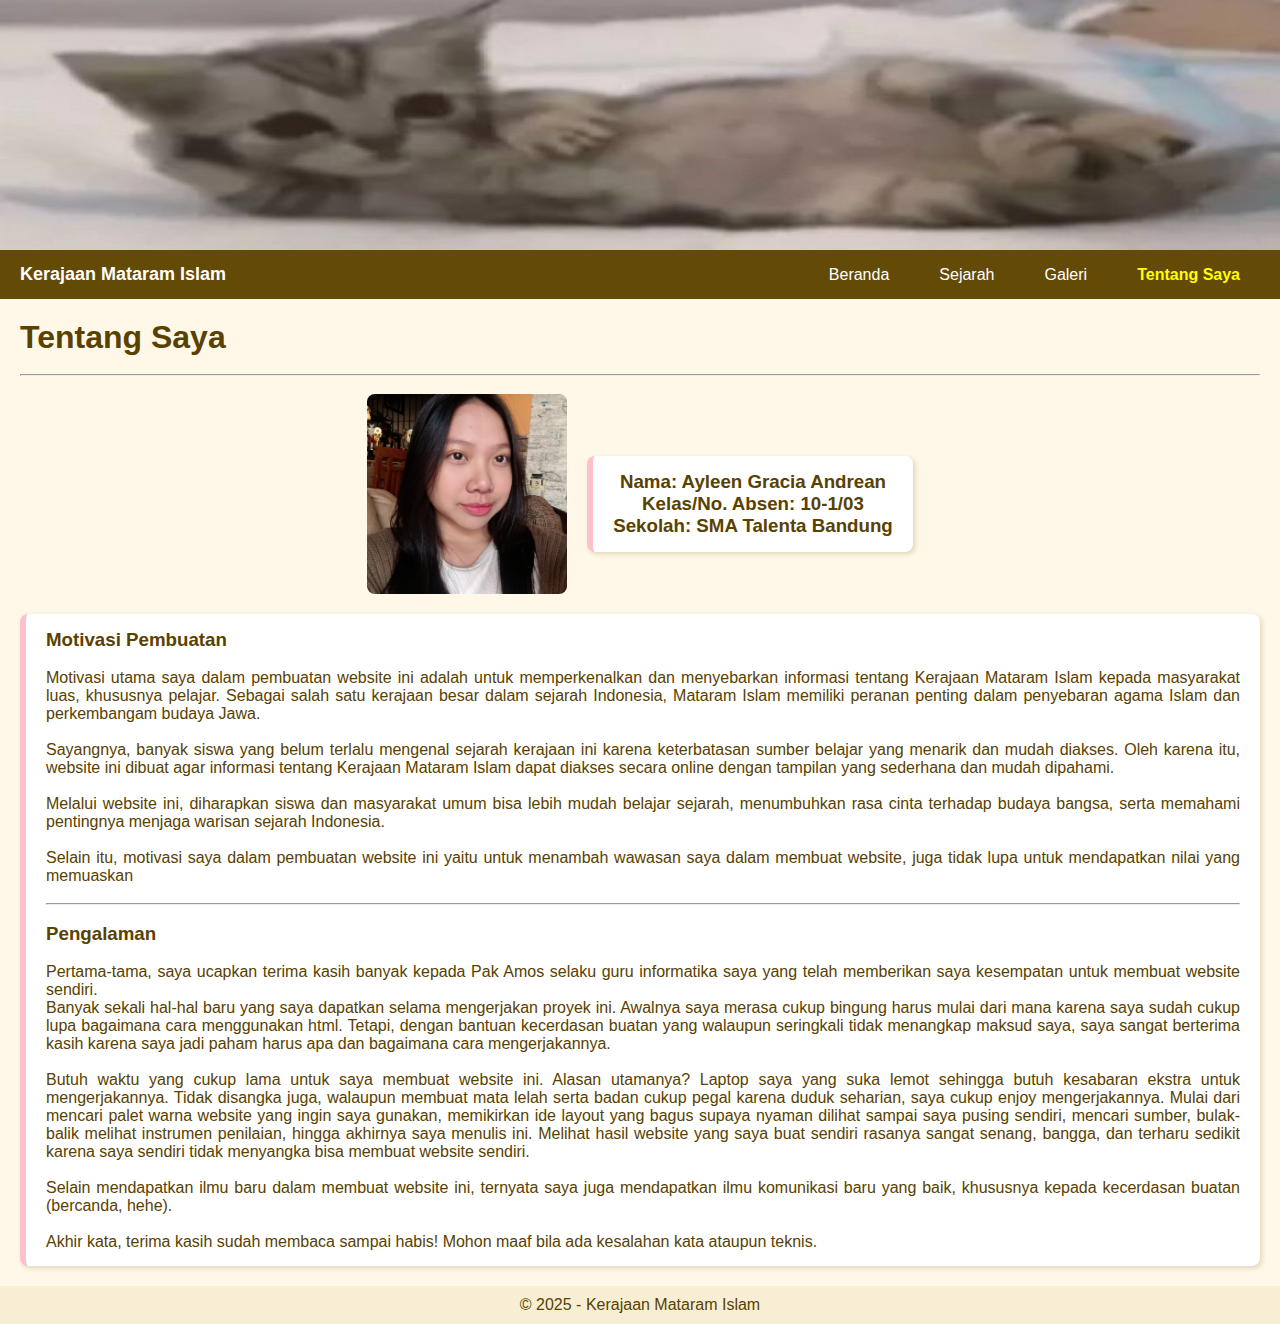
<file: tentang.html>
<!DOCTYPE html>
<html lang="id">
<head>
  <meta charset="UTF-8">
  <meta name="viewport" content="width=device-width, initial-scale=1">
  <title>Kerajaan Mataram Islam</title>
  <link rel="stylesheet" href="tentang.css">
</head>

<body>
  <div class="header">
  <img src="meng.jpg" alt="Header">
</div>

  <nav>
    <div class="nav-container">
      <span class="nav-title">Kerajaan Mataram Islam</span>
      <div class="hamburger" onclick="toggleMenu()">☰</div>
      <div class="nav-links" id="navLinks">
        <a href="index.html">Beranda</a>
        <a href="sejarah.html" >Sejarah</a>
        <a href="galeri.html">Galeri</a>
        <a href="tentang.html" style="color: yellow;"><b>Tentang Saya</b></a>
      </div>
    </div>
  </nav>
  <main>
    <h1>Tentang Saya</h1>
    <br>
    <hr>
    <br>
    <div class="hero-section">
      <img src="aylin.jpg" alt="ini ayleen" style="width: 200px;" class="hero-image">
     <div class="folder-box">  
       <h3>Nama: Ayleen Gracia Andrean
       <br>Kelas/No. Absen: 10-1/03
       <br>Sekolah: SMA Talenta Bandung
       </h3>
     </div>  
    </div>
    <div class="folder-box">
      <h3>Motivasi Pembuatan</h3>
      <br>
      <p>Motivasi utama saya dalam pembuatan website ini adalah untuk memperkenalkan dan menyebarkan informasi tentang Kerajaan Mataram Islam kepada masyarakat luas, khususnya pelajar. Sebagai salah satu kerajaan besar dalam sejarah Indonesia, Mataram Islam memiliki peranan penting dalam penyebaran agama Islam dan perkembangam budaya Jawa.
        <br>
        <br>Sayangnya, banyak siswa yang belum terlalu mengenal sejarah kerajaan ini karena keterbatasan sumber belajar yang menarik dan mudah diakses. Oleh karena itu, website ini dibuat agar informasi tentang Kerajaan Mataram Islam dapat diakses secara online dengan tampilan yang sederhana dan mudah dipahami.
        <br>
        <br>Melalui website ini, diharapkan siswa dan masyarakat umum bisa lebih mudah belajar sejarah, menumbuhkan rasa cinta terhadap budaya bangsa, serta memahami pentingnya menjaga warisan sejarah Indonesia.
        <br>
        <br>Selain itu, motivasi saya dalam pembuatan website ini yaitu untuk menambah wawasan saya dalam membuat website, juga tidak lupa untuk mendapatkan nilai yang memuaskan</p>
        <br>
        <hr>
        <br>
        <h3>Pengalaman</h3>
        <br>
      <p>Pertama-tama, saya ucapkan terima kasih banyak kepada Pak Amos selaku guru informatika saya yang telah memberikan saya kesempatan untuk membuat website sendiri.
        <br>Banyak sekali hal-hal baru yang saya dapatkan selama mengerjakan proyek ini. Awalnya saya merasa cukup bingung harus mulai dari mana karena saya sudah cukup lupa bagaimana cara menggunakan html. Tetapi, dengan bantuan kecerdasan buatan yang walaupun seringkali tidak menangkap maksud saya, saya sangat berterima kasih karena saya jadi paham harus apa dan bagaimana cara mengerjakannya.
        <br>
        <br>Butuh waktu yang cukup lama untuk saya membuat website ini. Alasan utamanya? Laptop saya yang suka lemot sehingga butuh kesabaran ekstra untuk mengerjakannya. Tidak disangka juga, walaupun membuat mata lelah serta badan cukup pegal karena duduk seharian, saya cukup enjoy mengerjakannya. Mulai dari mencari palet warna website yang ingin saya gunakan, memikirkan ide layout yang bagus supaya nyaman dilihat sampai saya pusing sendiri, mencari sumber, bulak-balik melihat instrumen penilaian, hingga akhirnya saya menulis ini. Melihat hasil website yang saya buat sendiri rasanya sangat senang, bangga, dan terharu sedikit karena saya sendiri tidak menyangka bisa membuat website sendiri.
        <br>
        <br>Selain mendapatkan ilmu baru dalam membuat website ini, ternyata saya juga mendapatkan ilmu komunikasi baru yang baik, khususnya kepada kecerdasan buatan (bercanda, hehe).
        <br>
        <br>Akhir kata, terima kasih sudah membaca sampai habis! Mohon maaf bila ada kesalahan kata ataupun teknis.</p>
    </div>
  </main>
  <footer>
    <p>&copy; 2025 - Kerajaan Mataram Islam</p>
  </footer>

<script>
    function toggleMenu() {
      document.getElementById("navLinks").classList.toggle("active");
    }
  </script>
</body>
</html>
</file>
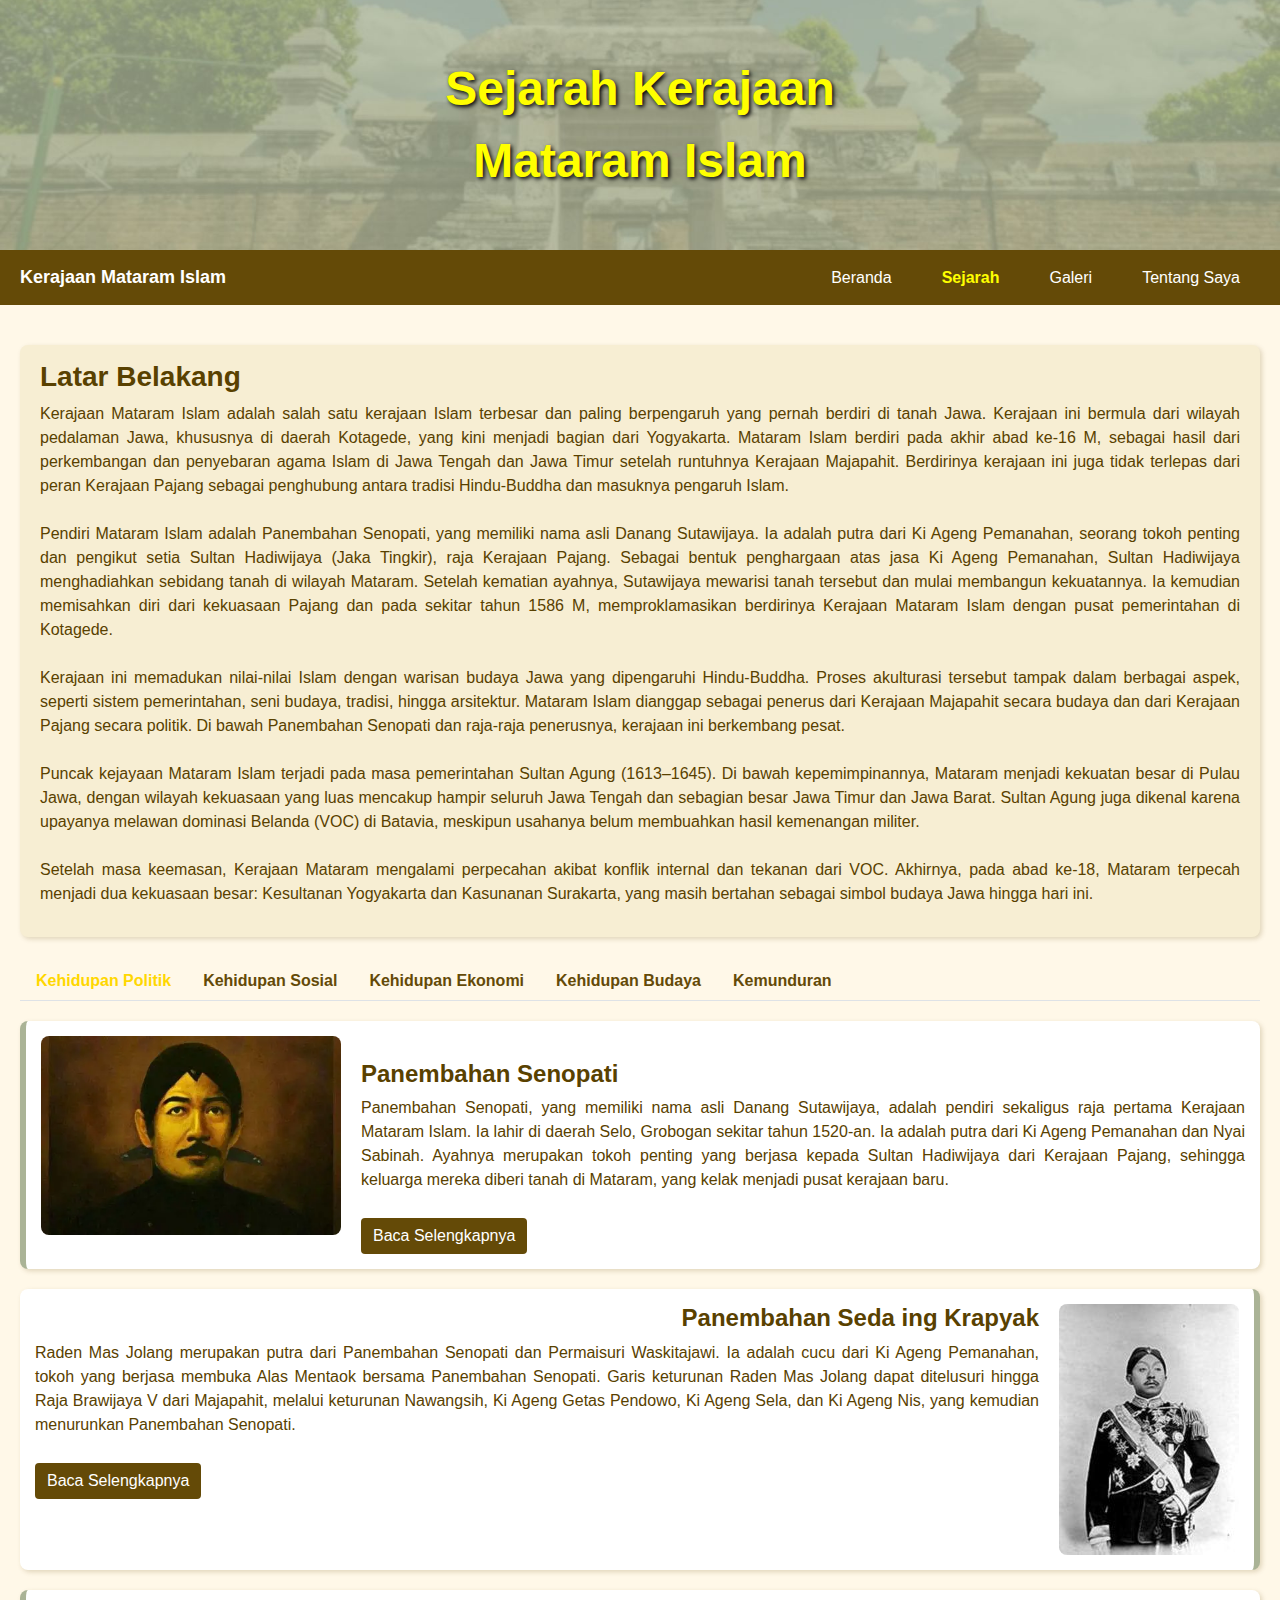
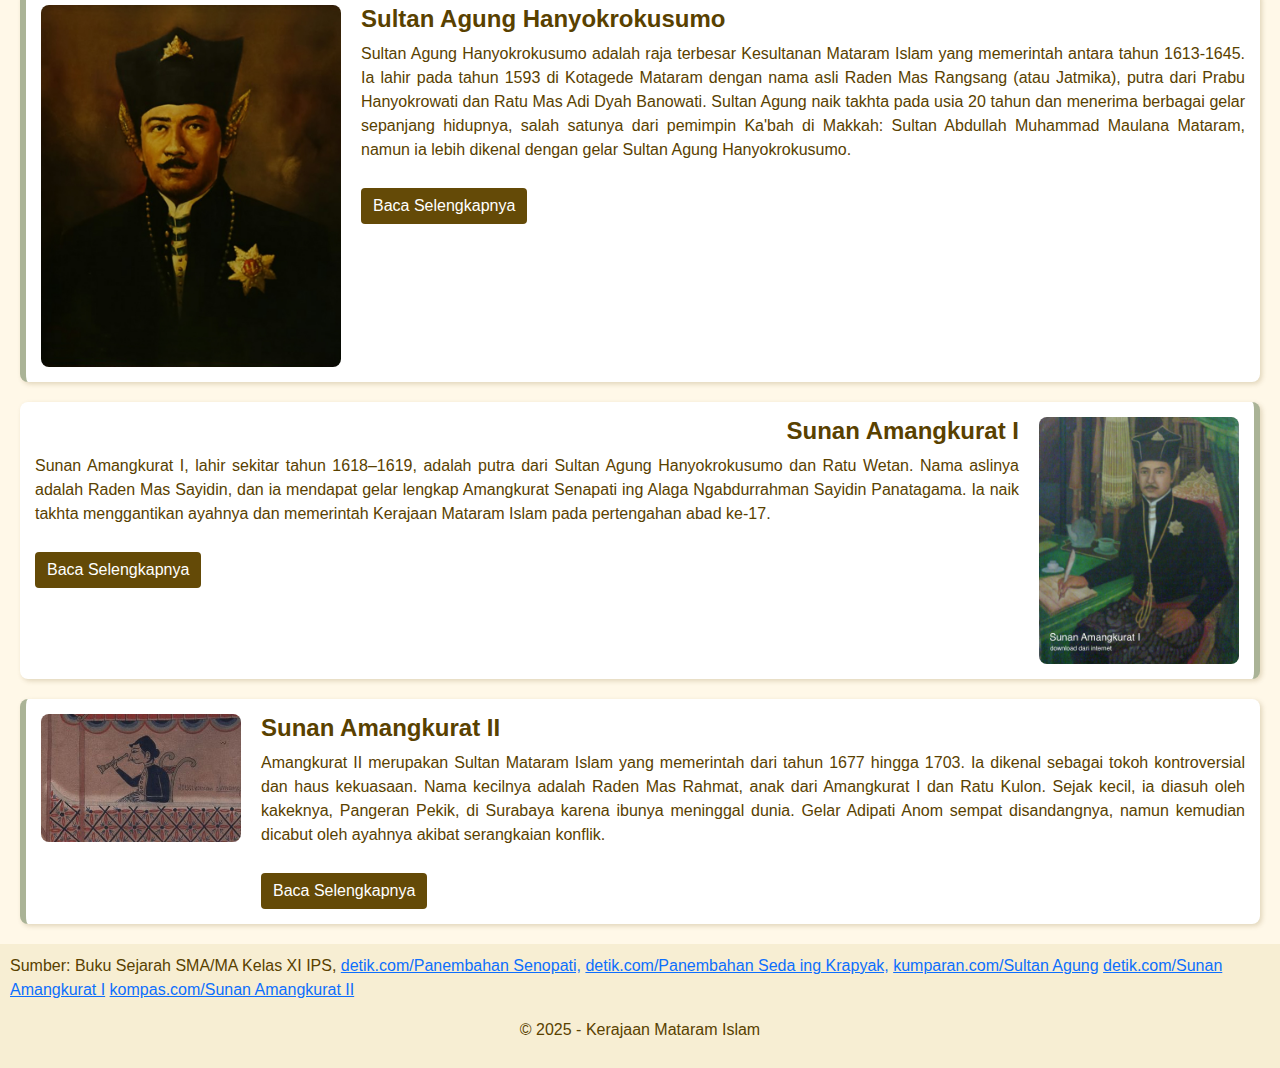
<file: ensiklopedia-ayleen/sejarah.html>
<!DOCTYPE html>
<html lang="id">
<head>
  <meta charset="UTF-8">
  <meta name="viewport" content="width=device-width, initial-scale=1">
  <title>Kerajaan Mataram Islam</title>
  <link href="https://cdn.jsdelivr.net/npm/bootstrap@5.3.3/dist/css/bootstrap.min.css" rel="stylesheet">
  <link rel="stylesheet" href="sejarah.css.css">
</head>

<body>
 <div class="header">
    <div class="slides">
      <img src="1.jpg" class="active" alt="Slide 1">
      <img src="2.jpg" alt="Slide 2">
      <img src="3.jpg" alt="Slide 3">
    </div>
    <div class="title"><b> Sejarah Kerajaan Mataram Islam</b></div>
  </div>

  <nav>
    <div class="nav-container">
      <span class="nav-title">Kerajaan Mataram Islam</span>
      <div class="hamburger" onclick="toggleMenu()">☰</div>
      <div class="nav-links" id="navLinks">
        <a href="index.html">Beranda</a>
        <a href="sejarah.html" style="color: yellow;"><b>Sejarah</b></a>
        <a href="galeri.html">Galeri</a>
        <a href="tentang.html">Tentang Saya</a>
      </div>
    </div>
  </nav>

  <main>
    <div class="folder-boxl">
    <h3><b>Latar Belakang</b></h3>
    <p>Kerajaan Mataram Islam adalah salah satu kerajaan Islam terbesar dan paling berpengaruh yang pernah berdiri di tanah Jawa. Kerajaan ini bermula dari wilayah pedalaman Jawa, khususnya di daerah Kotagede, yang kini menjadi bagian dari Yogyakarta. Mataram Islam berdiri pada akhir abad ke-16 M, sebagai hasil dari perkembangan dan penyebaran agama Islam di Jawa Tengah dan Jawa Timur setelah runtuhnya Kerajaan Majapahit. Berdirinya kerajaan ini juga tidak terlepas dari peran Kerajaan Pajang sebagai penghubung antara tradisi Hindu-Buddha dan masuknya pengaruh Islam.
      <br>
      <br>Pendiri Mataram Islam adalah Panembahan Senopati, yang memiliki nama asli Danang Sutawijaya. Ia adalah putra dari Ki Ageng Pemanahan, seorang tokoh penting dan pengikut setia Sultan Hadiwijaya (Jaka Tingkir), raja Kerajaan Pajang. Sebagai bentuk penghargaan atas jasa Ki Ageng Pemanahan, Sultan Hadiwijaya menghadiahkan sebidang tanah di wilayah Mataram. Setelah kematian ayahnya, Sutawijaya mewarisi tanah tersebut dan mulai membangun kekuatannya. Ia kemudian memisahkan diri dari kekuasaan Pajang dan pada sekitar tahun 1586 M, memproklamasikan berdirinya Kerajaan Mataram Islam dengan pusat pemerintahan di Kotagede.
      <br>
      <br>Kerajaan ini memadukan nilai-nilai Islam dengan warisan budaya Jawa yang dipengaruhi Hindu-Buddha. Proses akulturasi tersebut tampak dalam berbagai aspek, seperti sistem pemerintahan, seni budaya, tradisi, hingga arsitektur. Mataram Islam dianggap sebagai penerus dari Kerajaan Majapahit secara budaya dan dari Kerajaan Pajang secara politik. Di bawah Panembahan Senopati dan raja-raja penerusnya, kerajaan ini berkembang pesat.
      <br>
      <br>Puncak kejayaan Mataram Islam terjadi pada masa pemerintahan Sultan Agung (1613–1645). Di bawah kepemimpinannya, Mataram menjadi kekuatan besar di Pulau Jawa, dengan wilayah kekuasaan yang luas mencakup hampir seluruh Jawa Tengah dan sebagian besar Jawa Timur dan Jawa Barat. Sultan Agung juga dikenal karena upayanya melawan dominasi Belanda (VOC) di Batavia, meskipun usahanya belum membuahkan hasil kemenangan militer.
      <br>
      <br>Setelah masa keemasan, Kerajaan Mataram mengalami perpecahan akibat konflik internal dan tekanan dari VOC. Akhirnya, pada abad ke-18, Mataram terpecah menjadi dua kekuasaan besar: Kesultanan Yogyakarta dan Kasunanan Surakarta, yang masih bertahan sebagai simbol budaya Jawa hingga hari ini.
    </p>
    </div>
    <br>
    <ul class="nav nav-tabs" id="sejarahTab" role="tablist">
      <li class="nav-item" role="presentation">
        <a class="nav-link active" id="tab1-tab" data-bs-toggle="tab" href="#tab1" role="tab" aria-controls="tab1" aria-selected="true">Kehidupan Politik</a>
      </li>
      <li class="nav-item" role="presentation">
        <a class="nav-link" id="tab2-tab" data-bs-toggle="tab" href="#tab2" role="tab" aria-controls="tab2" aria-selected="false">Kehidupan Sosial</a>
      </li>
      <li class="nav-item" role="presentation">
        <a class="nav-link" id="tab3-tab" data-bs-toggle="tab" href="#tab3" role="tab" aria-controls="tab3" aria-selected="false">Kehidupan Ekonomi</a>
      </li>
      <li class="nav-item" role="presentation">
        <a class="nav-link" id="tab4-tab" data-bs-toggle="tab" href="#tab4" role="tab" aria-controls="tab4" aria-selected="false">Kehidupan Budaya</a>
      </li>
       <li class="nav-item" role="presentation">
        <a class="nav-link" id="tab5-tab" data-bs-toggle="tab" href="#tab5" role="tab" aria-controls="tab5" aria-selected="false">Kemunduran</a>
      </li>
    </ul>

 <div class="tab-content mt-3">
   <div class="tab-pane fade show active" id="tab1" role="tabpanel" aria-labelledby="tab1-tab">
      <div class="folder-box d-flex align-items-start flex-wrap">
         <img src="panembahan senopati.jpg" 
         alt="Panembahan Senopati" 
         class="responsive" 
         style="max-width: 300px; margin-right: 20px; flex-shrink: 0; border-radius: 8px;">
        <div style="flex: 1;">
         <br> 
        <h4><b>Panembahan Senopati</b></h4>
        <p>Panembahan Senopati, yang memiliki nama asli Danang Sutawijaya, adalah pendiri sekaligus raja pertama Kerajaan Mataram Islam. Ia lahir di daerah Selo, Grobogan sekitar tahun 1520-an. Ia adalah putra dari Ki Ageng Pemanahan dan Nyai Sabinah. Ayahnya merupakan tokoh penting yang berjasa kepada Sultan Hadiwijaya dari Kerajaan Pajang, sehingga keluarga mereka diberi tanah di Mataram, yang kelak menjadi pusat kerajaan baru.</p>
        <p class="teks-panjang" style="display: none;">
          Setelah kematian Ki Ageng Pemanahan, Sutawijaya mengambil alih kepemimpinan. Ia mulai melepaskan diri dari kekuasaan Pajang dan menyatakan berdirinya Kerajaan Mataram Islam pada sekitar tahun 1586–1587 M, dengan pusat kekuasaan di Kotagede, Yogyakarta. Setelah menjadi raja, ia memakai gelar Panembahan Senopati ing Alaga Sayidin Panatagama, yang artinya panglima perang dan pemimpin agama.
          <br>
          <br>Panembahan Senopati bercita-cita menjadikan Mataram sebagai pusat kekuasaan di Pulau Jawa. Untuk mewujudkannya, ia memulai berbagai ekspansi wilayah, yang menyebabkan konflik dengan sejumlah daerah seperti Demak, Kediri, Madiun, Kedu, Bagelen, Surabaya, dan Pasuruan. Dalam perjuangannya, ia dibantu oleh Juru Martani, pamannya yang juga merupakan penasihat militer dan politiknya. Dengan strategi dan dukungan yang kuat, Panembahan Senopati berhasil menaklukkan banyak wilayah di Jawa Tengah dan Timur, sehingga menjadikan Mataram sebagai kerajaan agraris yang luas dan kuat.
          <br>
          <br>Sebagai seorang Muslim yang taat, Panembahan Senopati menjadikan Islam sebagai dasar pemerintahan. Ia juga menjalin hubungan dengan para wali dari Kadilangu, keturunan Sunan Kalijaga, untuk memperkuat aspek spiritual kerajaannya. Ia berupaya menjaga keseimbangan antara adat Jawa dan ajaran Islam, sehingga lahirlah sistem pemerintahan yang khas dengan nilai-nilai lokal dan agama.
          <br>
          <br>Panembahan Senopati memiliki tiga istri utama dan 14 anak. Setelah wafat pada tahun 1601, ia digantikan oleh putranya, Raden Mas Jolang (Panembahan Hanyakrawati). Ia dimakamkan di kompleks pemakaman raja-raja Mataram di Kotagede, Yogyakarta. Warisan Panembahan Senopati sebagai pendiri Mataram tetap dikenang karena keberanian, strategi, dan upayanya dalam menyatukan tanah Jawa di bawah panji Islam.</p>
          <button onclick="toggleTeks(this)">Baca Selengkapnya</button>
        </div>
      </div>


      <div class="folder-box2 d-flex align-items-start flex-wrap">
        <div style="flex: 1;">
        <h4 style="text-align: right;"><b>Panembahan Seda ing Krapyak</b></h4>
        <p>Raden Mas Jolang merupakan putra dari Panembahan Senopati dan Permaisuri Waskitajawi. Ia adalah cucu dari Ki Ageng Pemanahan, tokoh yang berjasa membuka Alas Mentaok bersama Panembahan Senopati. Garis keturunan Raden Mas Jolang dapat ditelusuri hingga Raja Brawijaya V dari Majapahit, melalui keturunan Nawangsih, Ki Ageng Getas Pendowo, Ki Ageng Sela, dan Ki Ageng Nis, yang kemudian menurunkan Panembahan Senopati.</p>
         <p class="teks-panjang" style="display: none;">
          Raden Mas Jolang memiliki dua istri, Ratu Tulungayu dan Dyah Banowati, dan dari mereka ia dianugerahi beberapa keturunan: Raden Mas Wuryah (Adipati Martapura), Ratu Pandansari, dan Raden Mas Rangsang (kelak dikenal sebagai Sultan Agung).
          <br>
          <br>Ia naik tahta pada tahun 1601 menggantikan ayahnya, Panembahan Senopati. Meski sempat muncul keinginan untuk mengangkat Pangeran Pringgalaya sebagai pengganti, Panembahan Senopati menerima wangsit bahwa Raden Mas Jolang akan menurunkan raja besar yang akan menyatukan Tanah Jawa. Maka, ia ditetapkan sebagai raja dan bergelar Sri Susuhunan Adi Prabu Hanyakrawati Senapati ing Ngalaga Mataram. Setelah wafat, ia dikenal sebagai Panembahan Seda ing Krapyak.
          <br>
          <br>Masa pemerintahan Raden Mas Jolang berlangsung selama 12 tahun (1601–1613). Mataram berada dalam keadaan makmur dengan hukum dan kehidupan beragama yang berjalan baik. Kesenian seperti karawitan dan perayaan Sekaten tetap dilestarikan. Ia juga memberi perhatian pada dunia pedalangan, memperbarui bentuk wayang purwa dan menambahkan unsur-unsur seperti senjata, tangan, dan wayang dagelan.
          <br>
          <br>Di bidang politik dan militer, Raden Mas Jolang berusaha menaklukkan Surabaya, musuh kuat Mataram. Usaha ini berlangsung antara tahun 1610 hingga 1613, namun hanya berhasil melemahkan ekonomi Surabaya tanpa menaklukkannya secara militer.
          <br>
          <br>Dua pemberontakan sempat terjadi. Pangeran Puger, anak Panembahan Senopati dari selir Nyai Adisara, merasa lebih berhak atas tahta dan merencanakan makar. Ia yang menjabat sebagai Adipati Demak memicu perang saudara. Raden Mas Jolang menang dan mengasingkan Pangeran Puger ke Kudus pada tahun 1605. Pemberontakan kedua dilakukan oleh Pangeran Jayaraga pada 1607. Ia juga tidak puas dengan pemerintahan dan akhirnya dibuang ke Nusakambangan setelah pemberontakannya ditumpas oleh Pangeran Pringgalaya.
          <br>
          <br>Raden Mas Jolang wafat pada tahun 1613 saat berburu di Krapyak, akibat diseruduk banteng yang diyakini sebagai jelmaan manusia yang ingin membunuhnya. Karena ia wafat di Krapyak, ia diberi gelar Panembahan Seda Krapyak. Jenazahnya dimakamkan di Makam Raja Mataram di Kotagede.
          <br>
          <br>Sepeninggalnya, Raden Mas Wuryah sempat naik tahta selama satu hari untuk memenuhi janji sang ayah kepada Ratu Tulungayu. Setelah itu, ia digantikan oleh adiknya, Raden Mas Rangsang, yang kemudian dikenal sebagai Sultan Agung, raja besar yang menyatukan Tanah Jawa. Raden Mas Wuryah sendiri kemudian dikenal sebagai Pangeran Selarong dan dikenal atas bantuannya kepada Pangeran Diponegoro.</p>
        <button onclick="toggleTeks(this)">Baca Selengkapnya</button>  
      </div>
        <img src="panembahan seda ing krapyak.jpg" 
       alt="Panembahan Seda ing Krapyak" 
       class="responsive" 
       style="max-width: 200px; margin-left: 20px; flex-shrink: 0; border-radius: 8px;">
      </div>

      <div class="folder-box d-flex align-items-start flex-wrap">
         <img src="sultan agung.jpg" 
         alt="Sultan Agung Hanyokrokusumo" 
         class="responsive" 
         style="max-width: 300px; margin-right: 20px; flex-shrink: 0; border-radius: 8px;">
        <div style="flex: 1;">
        <h4><b>Sultan Agung Hanyokrokusumo</b></h4>
        <p>Sultan Agung Hanyokrokusumo adalah raja terbesar Kesultanan Mataram Islam yang memerintah antara tahun 1613-1645. Ia lahir pada tahun 1593 di Kotagede Mataram dengan nama asli Raden Mas Rangsang (atau Jatmika), putra dari Prabu Hanyokrowati dan Ratu Mas Adi Dyah Banowati. Sultan Agung naik takhta pada usia 20 tahun dan menerima berbagai gelar sepanjang hidupnya, salah satunya dari pemimpin Ka'bah di Makkah: Sultan Abdullah Muhammad Maulana Mataram, namun ia lebih dikenal dengan gelar Sultan Agung Hanyokrokusumo.</p>
        <p class="teks-panjang" style="display: none;">
          Pada masa kepemimpinannya, Sultan Agung membawa Mataram ke puncak kejayaan. Ia berhasil menaklukkan banyak wilayah di Jawa seperti Surabaya, Madura, bahkan sebagian Jawa Barat. Tujuannya adalah menjadikan Mataram sebagai pusat kekuasaan di tanah Jawa. Cita-cita ini membuatnya kerap berperang dengan wilayah seperti Demak, Kediri, Madiun, Surabaya, dan Pasuruan. Dalam usahanya memperluas kekuasaan, Sultan Agung dibantu oleh tokoh-tokoh penting seperti Juru Martani dan tokoh spiritual seperti Kanjeng Ratu Kidul dan Bau Reksa.
          <br>
          <br>Sultan Agung juga dikenal sebagai raja lokal pertama yang melawan VOC secara besar-besaran. Dua kali ia menyerang Batavia (1628 dan 1629), namun gagal akibat taktik VOC yang membakar logistik Mataram. Meski demikian, upaya ini memperlihatkan tekad kuat Sultan Agung dalam mempertahankan kedaulatan dan mencegah dominasi asing yang bisa mengganggu penyebaran Islam.
          <br>
          <br>Selain ahli militer dan politik, Sultan Agung sangat memperhatikan ekonomi dan budaya. Ia memindahkan penduduk Jawa Tengah ke Karawang untuk memanfaatkan lahan pertanian yang subur. Dalam bidang keagamaan, ia mendirikan Mahkamah Agama Islam dan menunjuk ulama sebagai bagian dari Dewan Parampara, penasihat tinggi kerajaan. Ia juga mengukuhkan peran raja sebagai Pandita, yaitu kepala negara dan kepala agama sekaligus.
          <br>
          <br>Dalam bidang kebudayaan, Sultan Agung menciptakan reformasi besar. Ia menyatukan unsur kebudayaan lokal, Hindu, dan Islam, seperti pada perayaan Grebeg Puasa dan Grebeg Maulud. Ia juga memperkenalkan sistem kalender Jawa yang menggabungkan perhitungan bulan Islam dan tahun Saka Hindu. Karya terkenalnya adalah Sastra Gending, kitab filsafat yang menjadi panduan hidup keturunan Mataram.
          <br>
          <br>Sultan Agung menetapkan penggunaan bahasa Bagongan di istana untuk menghilangkan kesenjangan sosial antara bangsawan dan pejabat. Ini adalah salah satu upaya menciptakan persatuan di dalam istana.
          <br>
          <br>Menjelang akhir hidupnya, Sultan Agung membangun Astana Imogiri, kompleks makam kerajaan di selatan Yogyakarta. Ia wafat pada tahun 1645 dan dimakamkan di sana. Kepemimpinan Mataram diteruskan oleh putranya dari Ratu Wetan, yaitu Raden Mas Sayidin atau Amangkurat I.
          <br>
          <br>Sultan Agung dikenang sebagai pemimpin besar yang tidak hanya memperluas wilayah, tetapi juga membentuk sistem pemerintahan, kebudayaan, dan religius yang kuat. Ia menjadi simbol raja ideal dalam sejarah Nusantara karena kebijakan, perjuangan, dan warisan yang ditinggalkannya.</p>
          <button onclick="toggleTeks(this)">Baca Selengkapnya</button>
        </div>
      </div>

      <div class="folder-box2 d-flex align-items-start flex-wrap">
        <div style="flex: 1;">
        <h4 style="text-align: right;"><b>Sunan Amangkurat I</b></h4>
        <p>Sunan Amangkurat I, lahir sekitar tahun 1618–1619, adalah putra dari Sultan Agung Hanyokrokusumo dan Ratu Wetan. Nama aslinya adalah Raden Mas Sayidin, dan ia mendapat gelar lengkap Amangkurat Senapati ing Alaga Ngabdurrahman Sayidin Panatagama. Ia naik takhta menggantikan ayahnya dan memerintah Kerajaan Mataram Islam pada pertengahan abad ke-17.</p>
        <p class="teks-panjang" style="display: none;">
          Pada masa pemerintahannya, Amangkurat I memindahkan pusat kerajaan dari Kerta ke Pleret. Ia mengambil kebijakan sentralisasi kekuasaan, berbeda dari Sultan Agung yang memberi wewenang pada penguasa daerah. Pemerintahan yang terpusat ini sering kali disertai tindakan represif dan kekejaman terhadap lawan politiknya, termasuk keluarga dan bangsawan yang dianggap sebagai ancaman.
          <br>
          <br>Amangkurat I dikenal sebagai raja yang kontroversial. Ia bekerja sama dengan VOC (Belanda), bahkan mengizinkan mereka membangun benteng di wilayah Mataram. Kerja sama ini memicu ketidakpuasan dan penolakan dari rakyat dan bangsawan, serta memunculkan pemberontakan besar, salah satunya dipimpin oleh Trunojoyo. Pemberontakan ini berhasil merebut istana Mataram, memaksa Amangkurat I melarikan diri. Ia akhirnya wafat dalam pelarian ke Batavia dan dimakamkan di Tegalwangi, dekat Tegal.
          <br>
          <br>Selain kejam, ia juga dikenal sebagai pemimpin yang memprioritaskan kenikmatan duniawi. Ia memiliki banyak selir, bahkan ada yang diambil sejak kecil untuk dibesarkan menjadi calon selir. Padahal, Amangkurat I telah memiliki dua permaisuri, masing-masing putri dari Pangeran Pekik dan dari keluarga Kajoran. Dari permaisuri-permaisurinya, ia memiliki dua putra: Raden Mas Rahmat dan Raden Mas Drajat.
          <br>
          <br>Amangkurat I juga menerapkan kebijakan ekonomi yang merugikan rakyat. Ia menutup pelabuhan di pesisir utara Jawa Tengah, yang menghambat aktivitas perdagangan rakyat. Kebijakan ini menambah ketidakpuasan hingga memicu banyak pemberontakan, termasuk dari dalam keluarganya.
          <br>
          <br>Akhir hayatnya tragis. Dalam kondisi kerajaan yang kacau dan terdesak oleh pemberontakan, ia meninggal dalam perjalanan mencari perlindungan ke Batavia. Sepeninggalnya, takhta jatuh ke tangan putranya, Amangkurat II, yang berhasil memadamkan pemberontakan Trunojoyo dengan bantuan VOC. Namun, pergolakan politik dan perebutan takhta terus berlangsung di Mataram setelahnya.</p>
          <button onclick="toggleTeks(this)">Baca Selengkapnya</button>
        </div>
        <img src="sunan amangkurat I.jpg" 
       alt="Sunan Amangkurat I" 
       class="responsive" 
       style="max-width: 200px; margin-left: 20px; flex-shrink: 0; border-radius: 8px;">
      </div>

      <div class="folder-box d-flex align-items-start flex-wrap">
         <img src="sunan amangkurat II.jpg" 
         alt="Sunan Amangkurat II" 
         class="responsive" 
         style="max-width: 200px; margin-right: 20px; flex-shrink: 0; border-radius: 8px;">
        <div style="flex: 1;">
        <h4><b>Sunan Amangkurat II</b></h4>
        <p>Amangkurat II merupakan Sultan Mataram Islam yang memerintah dari tahun 1677 hingga 1703. Ia dikenal sebagai tokoh kontroversial dan haus kekuasaan. Nama kecilnya adalah Raden Mas Rahmat, anak dari Amangkurat I dan Ratu Kulon. Sejak kecil, ia diasuh oleh kakeknya, Pangeran Pekik, di Surabaya karena ibunya meninggal dunia. Gelar Adipati Anom sempat disandangnya, namun kemudian dicabut oleh ayahnya akibat serangkaian konflik.</p>
        <p class="teks-panjang" style="display: none;">
          Konflik pertama dengan Amangkurat I terjadi pada 1661 karena adanya isu bahwa posisinya sebagai putra mahkota akan digantikan oleh Pangeran Puger. Konflik semakin memanas ketika Amangkurat II menikahi Rara Oyi, gadis yang juga diincar oleh ayahnya sebagai selir. Karena dukungan Pangeran Pekik, ia berhasil menikahi Rara Oyi, namun kemudian dipaksa membunuh istrinya sendiri. Pangeran Pekik pun dihukum mati. Gelar putra mahkota pun diberikan kepada Pangeran Puger.
          <br>
          <br>Tahun 1670, Amangkurat II mencari dukungan dari Panembahan Rama dan Trunojoyo untuk merebut kembali kekuasaan. Trunojoyo memimpin pemberontakan dengan bantuan pasukan pelarian dari Makassar. Namun setelah Trunojoyo berhasil menguasai Mataram, Amangkurat II justru berbalik melawan dan melindungi ayahnya. Mereka melarikan diri ke Tegal, dan pada Juli 1677, Amangkurat I wafat dalam pelarian, dengan dugaan diracuni oleh anaknya sendiri. Sebelum wafat, ia menunjuk Amangkurat II sebagai penerus.
          <br>
          <br>Sebagai sultan, Amangkurat II meminta bantuan VOC untuk menumpas pemberontakan Trunojoyo. Sebagai imbalannya, ia menyerahkan wilayah pesisir utara Jawa. Trunojoyo berhasil ditangkap dan dieksekusi sendiri oleh Amangkurat II pada 2 Januari 1680. Setelahnya, ia membangun keraton baru di Kartasura.
          <br>
          <br>Pangeran Puger, yang sebelumnya menempati Plered, tidak mengakui Amangkurat II dan menuding bahwa ia adalah anak Cornelis Speelman (Belanda) yang menyamar. Hal ini menimbulkan Perang Mataram-Plered (1680–1681) yang berakhir dengan kekalahan Pangeran Puger. Ia akhirnya mengakui Amangkurat II sebagai raja.
          <br>
          <br>Amangkurat II juga dikenal bermuka dua terhadap VOC. Meski berutang 2,5 juta gulden kepada VOC, ia kemudian menampung buronan mereka, Untung Surapati. Ketika Kapten Francois Tack datang untuk menangkapnya, Amangkurat II berpura-pura membantu VOC, namun akhirnya Tack tewas dibunuh oleh Surapati. Amangkurat II pun diam-diam menyurati Johor, Cirebon, Palembang, dan Inggris untuk menentang VOC serta mendukung pemberontakan Kapitan Jonker (1689).
          <br>
          <br>Amangkurat II wafat pada tahun 1703. Sepeninggalnya, terjadi perebutan kekuasaan antara putranya, Amangkurat III, dan Pangeran Puger, yang kelak dikenal sebagai Pakubuwono I. Masa pemerintahannya mencerminkan ketegangan politik internal, campur tangan asing, serta strategi kekuasaan yang penuh intrik dan pengkhianatan.</p>
        <button onclick="toggleTeks(this)">Baca Selengkapnya</button>
        </div>
      </div>
  
  </div>
      <div class="tab-pane fade folder-box3" id="tab2" role="tabpanel" aria-labelledby="tab2-tab">
        <center>
        <h3><b>Kehidupan Sosial</b></h3>
        <img src="kehidupan sosial.jpeg" alt="Kehidupan Sosial" class="responsive, hero-image" style="margin-bottom: 30px;">
        </center>
        <p>Kehidupan sosial masyarakat Kerajaan Mataram pada masa lampau sangat erat kaitannya dengan sektor agraris. Sebagai kerajaan yang berkembang di wilayah pedalaman Jawa yang subur, mayoritas masyarakatnya hidup dari pertanian. Aktivitas utama penduduknya adalah bercocok tanam, terutama menanam padi di sawah dan palawija di ladang. Sistem pertanian yang berkembang menjadi fondasi utama dalam struktur sosial dan perekonomian kerajaan.
          <br>
          <br>Kecenderungan masyarakat yang agraris ini terlihat jelas dalam kebijakan pemerintahan Sultan Agung, yang memerintah dari tahun 1613 hingga 1645. Dalam upaya memperkuat basis ekonomi kerajaan dan memperluas lahan pertanian, Sultan Agung melakukan pemindahan penduduk atau transmigrasi ke daerah-daerah yang subur. Salah satu contohnya adalah pemindahan petani ke wilayah Karawang yang terkenal karena kesuburannya. Langkah ini tidak hanya memperluas areal pertanian, tetapi juga meningkatkan produksi bahan pangan serta mendukung ketahanan pangan kerajaan. Kebijakan ini menjadi bukti nyata bahwa pertanian menjadi sektor utama dalam kehidupan masyarakat Mataram.
          <br>
          <br>Bersamaan dengan perkembangan sistem pertanian, terbentuk pula struktur sosial yang bersifat feodal. Dalam sistem ini, kekuasaan bersifat hierarkis dan sangat tergantung pada hubungan antara penguasa pusat dan bawahan di daerah. Para pejabat kerajaan, termasuk bangsawan dan prajurit tinggi, memperoleh imbalan berupa tanah garapan atau hak untuk menarik pajak dari tanah yang mereka kuasai. Imbalan ini disebut dengan "lungguh" atau "apanage", yang artinya pemberian hak atas tanah kepada pejabat sebagai bentuk jasa dan loyalitas kepada raja.
          <br>
          <br>Dengan diberikannya hak atas tanah, para pejabat lokal mulai memiliki kekuasaan tersendiri di wilayahnya. Kepala desa atau lurah, misalnya, seringkali menganggap tanah yang ia kelola sebagai milik pribadinya. Meskipun secara hukum tanah tersebut masih berada dalam kekuasaan raja, dalam praktiknya kepala desa bertindak seperti tuan tanah. Ia memiliki kewenangan mengatur distribusi tanah, menarik pajak dari para petani, bahkan menentukan siapa saja yang boleh tinggal dan mengolah lahan. Dari sinilah muncul sistem sosial yang mengarah pada pembentukan kelas tuan tanah di Jawa.
          <br>
          <br>Struktur sosial ini memperlihatkan adanya pembagian kelas dalam masyarakat. Di puncak hierarki adalah raja sebagai pemegang kekuasaan tertinggi. Di bawahnya terdapat bangsawan dan pejabat kerajaan yang memperoleh hak atas tanah. Di lapisan bawah terdapat rakyat biasa, terutama para petani, yang wajib membayar pajak atau menyerahkan sebagian hasil panennya kepada pemegang hak tanah. Sistem ini memperkuat posisi elit lokal dan menciptakan ketimpangan sosial yang bertahan hingga masa kolonial.
          <br>
          <br>Secara keseluruhan, kehidupan sosial Kerajaan Mataram mencerminkan keterkaitan erat antara sektor agraris dan sistem feodal. Kebijakan pertanian yang dijalankan oleh Sultan Agung berhasil membangun kekuatan ekonomi kerajaan, namun juga membentuk struktur sosial yang hierarkis. Sistem ini menjadi cikal bakal dari pola hubungan kekuasaan dan kepemilikan tanah di Jawa yang mempengaruhi dinamika sosial hingga berabad-abad kemudian.
        </p>
      </div>

      <div class="tab-pane fade folder-box3" id="tab3" role="tabpanel" aria-labelledby="tab3-tab">
        <center>
        <h3><b>Kehidupan Ekonomi</b></h3>
        <img src="kehidupan ekonomi.jpg" alt="Kehidupan Ekonomi" class="responsive, hero-image" style="margin-bottom: 30px;">
        </center>
        <p>Kerajaan Mataram merupakan kerajaan besar yang terletak di daerah pedalaman Pulau Jawa. Lokasinya yang jauh dari garis pantai membuat kerajaan ini tidak berada di jalur utama perdagangan maritim yang saat itu berkembang pesat di wilayah Asia Tenggara. Karena tidak memiliki pelabuhan besar yang langsung terhubung dengan jalur niaga internasional, Kerajaan Mataram pun tidak mengandalkan perdagangan sebagai sektor utama perekonomiannya.
          <br>
          <br>Sebagai gantinya, kehidupan ekonomi Kerajaan Mataram sangat bergantung pada sektor agraris. Sebagian besar penduduknya bermata pencaharian sebagai petani yang mengolah lahan pertanian untuk memenuhi kebutuhan hidup sehari-hari dan sebagai sumber penghasilan. Hasil pertanian seperti padi, palawija, serta hasil kebun menjadi komoditas utama dalam roda perekonomian. Kondisi geografis yang subur serta adanya sistem irigasi tradisional membantu mendukung keberlangsungan kegiatan pertanian ini.
          <br>
          <br>Sektor perdagangan sendiri tidak memperoleh perhatian besar dari para penguasa Mataram. Berbeda dengan kerajaan-kerajaan maritim seperti Kerajaan Demak atau Kerajaan Makassar, Kerajaan Mataram tidak menunjukkan minat serius untuk membangun kekuatan ekonomi berbasis niaga atau menjalin hubungan dagang dengan bangsa-bangsa luar. Perdagangan tetap ada, tetapi bersifat lokal dan terbatas pada kebutuhan antardaerah di sekitar wilayah kekuasaan Mataram. Pasar-pasar rakyat berkembang di pedesaan dan kota-kota kecil, tetapi belum mampu menopang sistem ekonomi yang besar atau berskala regional.
          <br>
          <br>Kondisi ini diperburuk dengan jatuhnya kota-kota pelabuhan penting di pesisir utara Pulau Jawa ke tangan Vereenigde Oostindische Compagnie (VOC) atau Kongsi Dagang Belanda. Kota-kota pelabuhan seperti Jepara, Tuban, Gresik, dan Surabaya yang sebelumnya menjadi pintu perdagangan penting di Jawa, perlahan-lahan dikuasai oleh VOC. Penguasaan ini membuat Kerajaan Mataram kehilangan akses langsung terhadap pelabuhan dagang, sehingga aktivitas niaga menjadi semakin terbatas dan tidak berkembang. VOC juga secara perlahan memonopoli perdagangan rempah dan komoditas lainnya, menjadikan kerajaan-kerajaan pedalaman seperti Mataram semakin tersingkir dari arena perdagangan internasional.
          <br>
          <br>Dengan demikian, kehidupan ekonomi Kerajaan Mataram didominasi oleh pola agraris yang bersifat subsisten. Ketergantungan terhadap hasil pertanian menjadi ciri utama ekonomi kerajaan ini, sementara sektor perdagangan tidak menjadi prioritas dan cenderung terpinggirkan. Kondisi ini memengaruhi arah kebijakan ekonomi kerajaan dan menjadi salah satu faktor yang membedakan Mataram dari kerajaan-kerajaan maritim lainnya di Nusantara.</p>
      </div>

      <div class="tab-pane fade folder-box3" id="tab4" role="tabpanel" aria-labelledby="tab4-tab">
        <center>
        <h3><b>Kehidupan Budaya</b></h3>
        <img src="tari serimpi.jpg" alt="Tari Serimpi" class="responsive, hero-image" style="margin-bottom: 30px;">
        </center>
        <p>Pada masa kekuasaan Kerajaan Mataram, kehidupan kebudayaan berkembang dengan cukup pesat dan mencerminkan perpaduan antara tradisi lokal dengan pengaruh Islam. Perkembangan ini tampak dalam berbagai bidang seni dan kesusastraan, yang kemudian menjadi bagian penting dalam identitas budaya Jawa pada masa itu.
          <br>
          <br>Dalam bidang seni, masyarakat Mataram mengembangkan berbagai bentuk kesenian seperti seni tari, seni pahat, seni suara, dan sastra. Seni tari berkembang sebagai bagian dari tradisi istana yang sarat makna simbolis dan spiritual. Tari-tarian seperti Bedhaya dan Serimpi diciptakan untuk menggambarkan keanggunan, kewibawaan, serta nilai-nilai luhur keraton. Tari-tarian ini umumnya ditampilkan dalam lingkungan istana sebagai bagian dari upacara adat, penyambutan tamu kehormatan, atau perayaan penting kerajaan.
          <br>
          <br>Seni suara, seperti tembang dan gamelan, juga mendapat tempat istimewa dalam kehidupan budaya Mataram. Musik gamelan digunakan dalam berbagai acara ritual, baik yang bersifat keagamaan maupun kenegaraan. Keindahan nada-nada gamelan dan syair-syair tembang menjadi sarana penting dalam menyampaikan nilai-nilai moral dan ajaran kehidupan.
          <br>
          <br>Seni pahat dan arsitektur juga mengalami kemajuan. Masyarakat Mataram menghasilkan berbagai karya ukiran kayu dan batu yang memiliki ciri khas Jawa-Islam. Gaya arsitektur istana, masjid, dan makam menunjukkan perpaduan antara elemen Hindu-Buddha yang telah ada sebelumnya dengan unsur-unsur Islam yang dibawa oleh para wali dan ulama.
          <br>
          <br>Salah satu bukti akulturasi budaya lokal dengan Islam terlihat dari sistem kalender Jawa yang dikembangkan oleh Sultan Agung, salah satu raja terbesar Kerajaan Mataram. Kalender tersebut merupakan hasil perpaduan antara sistem kalender Saka (Hindu) dengan kalender Hijriyah (Islam). Tujuannya adalah untuk menyesuaikan waktu-waktu keagamaan Islam dengan tradisi budaya Jawa yang telah mengakar.
          <br>
          <br>Sultan Agung juga dikenal sebagai sosok yang memiliki minat tinggi terhadap sastra dan filsafat. Ia menulis sebuah karya berjudul Sastra Gending, sebuah kitab yang berisi ajaran moral, filosofi kehidupan, dan petuah kebijaksanaan yang ditulis dalam bentuk puisi tradisional Jawa.
          <br>
          <br>Di samping itu, Sultan Agung juga membangun kompleks pemakaman raja-raja Mataram di Bukit Imogiri, Yogyakarta. Kompleks ini menjadi tempat pemakaman khusus bagi para raja dan keturunan mereka, baik dari Kasultanan Yogyakarta maupun Kasunanan Surakarta. Imogiri bukan hanya tempat peristirahatan terakhir para raja, tetapi juga simbol kekuasaan, legitimasi, dan warisan budaya Kerajaan Mataram yang dijaga hingga sekarang.</p>
      </div>

      <div class="tab-pane fade folder-box3" id="tab5" role="tabpanel" aria-labelledby="tab5-tab">
        <center>
        <h3><b>Kemunduran</b></h3>
        <img src="kemunduran.jpg" alt="Kemunduran" class="responsive, hero-image" style="margin-bottom: 30px;">
        </center>
        <p>Kerajaan Mataram mengalami masa kejayaan yang cukup panjang, terutama di bawah pemerintahan Sultan Agung. Namun, setelahnya kerajaan ini mengalami kemunduran yang bertahap akibat berbagai faktor, baik dari dalam maupun luar kerajaan. Tiga penyebab utama kemunduran Mataram adalah masuknya pengaruh VOC, perjanjian-perjanjian politik yang merugikan, serta konflik internal di antara para adipati pesisir.
          <br>
          <br>Salah satu penyebab utama kemunduran Mataram adalah masuknya campur tangan Vereenigde Oostindische Compagnie (VOC), atau Kongsi Dagang Belanda, ke dalam urusan politik kerajaan. Awalnya, VOC hanya terlibat dalam hubungan dagang, namun lama kelamaan mereka turut campur dalam konflik internal dan perebutan kekuasaan di lingkungan istana. Amangkurat II, misalnya, meminta bantuan VOC untuk menghadapi pemberontakan Trunojoyo. Sebagai imbalannya, Mataram harus menyerahkan sebagian wilayah pesisir utara Jawa kepada VOC dan membayar utang dalam jumlah besar. Ketergantungan ini membuka jalan bagi VOC untuk mengendalikan kebijakan politik dan ekonomi kerajaan.
          <br>
          <br>Selain itu, perjanjian-perjanjian politik yang dilakukan Mataram dengan VOC justru mempercepat kehancuran kerajaan. Dua perjanjian penting yang sangat memengaruhi kedaulatan Mataram adalah Perjanjian Giyanti (1755) dan Perjanjian Salatiga (1757). Perjanjian Giyanti membagi wilayah Mataram menjadi dua, yaitu Kesultanan Yogyakarta di bawah Sultan Hamengkubuwono I dan Kasunanan Surakarta yang tetap dipimpin oleh Susuhunan Pakubuwono III. Tak lama kemudian, Perjanjian Salatiga kembali memecah kekuasaan dengan mendirikan Kadipaten Mangkunegaran di bawah pimpinan Raden Mas Said (Mangkunegara I). Pemecahan ini dilakukan dengan dukungan VOC demi melemahkan kekuatan Mataram secara keseluruhan dan memudahkan kontrol Belanda terhadap wilayah Jawa.
          <br>
          <br>Faktor lain yang turut mempercepat kemunduran Mataram adalah konflik internal antara para adipati atau penguasa daerah, terutama di wilayah pesisir. Para adipati ini sering kali berselisih satu sama lain, bahkan melawan kekuasaan pusat (keraton). Perselisihan ini disebabkan oleh perebutan wilayah, ketidakpuasan terhadap kebijakan kerajaan, serta hasutan dari pihak VOC yang ingin memecah belah kesatuan Mataram. Akibatnya, solidaritas politik dan militer kerajaan melemah, sehingga kekuatan pusat tidak mampu lagi mengendalikan wilayah-wilayah luar.
          <br>
          <br>Secara keseluruhan, kemunduran Kerajaan Mataram disebabkan oleh intervensi asing, perjanjian-perjanjian politik yang memecah belah, dan konflik internal berkepanjangan. Faktor-faktor ini menjadikan Mataram kehilangan wibawa dan kekuatannya sebagai kerajaan besar di Nusantara.</p>
      </div>
    </div>
  </main>

  <footer>
    <p style="text-align: left;">Sumber: Buku Sejarah SMA/MA Kelas XI IPS, 
      <a href="https://www.detik.com/jateng/budaya/d-6743292/biografi-panembahan-senopati-pendiri-kerajaan-mataram-islam" target="_blank">detik.com/Panembahan Senopati,</a>
      <a href="https://www.detik.com/jogja/budaya/d-7055758/mengenal-raden-mas-jolang-ayah-sultan-agung-dan-pangeran-selarong" target="_blank">detik.com/Panembahan Seda ing Krapyak,</a>
      <a href="https://kumparan.com/profil-tokoh/biografi-sultan-agung-raja-mataram-dan-masa-pemerintahannya-22o6YY78G0E" target="_blank">kumparan.com/Sultan Agung</a>
      <a href="https://www.detik.com/jogja/budaya/d-7506060/biografi-amangkurat-1-raja-jawa-mataram-islam-yang-kontroversial" target="_blank">detik.com/Sunan Amangkurat I</a>
      <a href="https://www.kompas.com/stori/read/2022/08/08/150000379/amangkurat-ii-penguasa-mataram-yang-haus-kekuasaan?page=all#page2" target="_blank">kompas.com/Sunan Amangkurat II</a></p>
      <p>&copy; 2025 - Kerajaan Mataram Islam</p>
  </footer>

  <script src="https://cdn.jsdelivr.net/npm/bootstrap@5.3.3/dist/js/bootstrap.bundle.min.js"></script>
  <script>
    const slides = document.querySelectorAll('.slides img');
  let current = 0;

  setInterval(() => {
    slides[current].classList.remove('active');
    current = (current + 1) % slides.length;
    slides[current].classList.add('active');
  }, 3000);
    
    function toggleMenu() {
      document.getElementById("navLinks").classList.toggle("active");
    }

    function toggleTeks(btn) {
  const panjang = btn.previousElementSibling;
  const singkat = panjang.previousElementSibling;

  if (panjang.style.display === "none") {
    panjang.style.display = "inline";
    btn.textContent = "Sembunyikan";
  } else {
    panjang.style.display = "none";
    btn.textContent = "Baca Selengkapnya";
  }
}
  </script>
</body>
</html>
</file>
<file: style.css>
body {
      margin: 0;
      font-family: Helvetica;
      text-align: justify;
      background-color: #fff8e8;
      color: #594100;
    }

     * {
      margin: 0;
      padding: 0;
      box-sizing: border-box;
    }

    .header {
      position: relative;
      width: 100%;
      height: 250px;
      overflow: hidden;
    }

    .slides {
      width: 100%;
      height: 100%;
      position: absolute;
    }

    .slides img {
      width: 100%;
      height: 100%;
      object-fit: cover;
      position: absolute;
      opacity: 0;
      transition: opacity 1s ease-in-out;
    }

    .slides img.active {
      opacity: 1;
      z-index: 1;
    }

    .title {
      position: absolute;
      top: 50%;
      left: 50%;
      transform: translate(-50%, -50%);
      color: yellow;
      text-shadow: black 2px 2px 4px;
      font-size: 3em;
      padding: 20px 40px;
      border-radius: 10px;
      text-align: center;
      z-index: 2;
    }

    nav {
      background-color: #644A07;
      padding: 0 20px;
    }

    .nav-container {
      display: flex;
      justify-content: space-between;
      align-items: center;
      flex-wrap: wrap;
    }

    .nav-title {
      color: white;
      font-weight: bold;
      font-size: 18px;
      padding: 14px 0;
    }

    .hamburger {
      display: none;
      font-size: 26px;
      color: white;
      cursor: pointer;
      margin-left: auto;
    }

    .nav-links {
      display: flex;
      gap: 10px;
      flex-wrap: wrap;
    }

    .nav-links a {
      color: #FFFFFF;
      text-decoration: none;
      padding: 14px 20px;
      display: block;
    }

    .nav-links a:hover {
      background-color: #594100;
    }

    main {
      padding: 20px;
    }

    .hero-section {
      display: flex;
      flex-wrap: wrap;
      align-items: center;
      gap: 20px;
    }

    .hero-image {
      width: 500px;
      max-width: 100%;
      height: auto;
      border-radius: 8px;
      transition: transform 0.3s, box-shadow 0.3s;
      padding: 15px;
    }

  .hero-image:hover {
    transform: translateY(-5px);
    box-shadow: 0 8px 16px rgba(0, 0, 0, 0.15);
    background-color: #fff8e8;
  }

    .hero-text {
      flex: 1;
      min-width: 250px;
    }

    footer {
      background-color: #f7eed3;
      text-align: center;
      padding: 10px;
      position: relative;
      bottom: 0;
      width: 100%;
    }

    img.responsive {
      max-width: 100%;
      height: auto;
    }

    @media screen and (max-width: 768px) {
      .hamburger {
        display: block;
      }

      .nav-links {
        flex-direction: column;
        width: 100%;
        display: none;
      }

      .nav-links.active {
        display: flex;
      }

      .nav-container {
        flex-direction: column;
        align-items: flex-start;
      }

      .hero-section {
        flex-direction: column;
      }
    }
</file>
<file: galeri.css>
body {
      margin: 0;
      font-family: Helvetica;
      text-align: justify;
      background-color: #fff8e8;
      color: #594100;
    }

     * {
      margin: 0;
      padding: 0;
      box-sizing: border-box;
    }

    .header {
      position: relative;
      width: 100%;
      height: 250px;
      overflow: hidden;
    }

    .slides {
      width: 100%;
      height: 100%;
      position: absolute;
    }

    .slides img {
      width: 100%;
      height: 100%;
      object-fit: cover;
      position: absolute;
      opacity: 0;
      transition: opacity 1s ease-in-out;
    }

    .slides img.active {
      opacity: 1;
      z-index: 1;
    }

    .title {
      position: absolute;
      top: 50%;
      left: 50%;
      transform: translate(-50%, -50%);
      color: yellow;
      text-shadow: black 2px 2px 4px;
      font-size: 3em;
      padding: 20px 40px;
      border-radius: 10px;
      text-align: center;
      z-index: 2;
    }

    nav {
      background-color: #644A07;
      padding: 0 20px;
    }

    .nav-container {
      display: flex;
      justify-content: space-between;
      align-items: center;
      flex-wrap: wrap;
    }

    .nav-title {
      color: white;
      font-weight: bold;
      font-size: 18px;
      padding: 14px 0;
    }

    .hamburger {
      display: none;
      font-size: 26px;
      color: white;
      cursor: pointer;
      margin-left: auto;
    }

    .nav-links {
      display: flex;
      gap: 10px;
      flex-wrap: wrap;
    }

    .nav-links a {
      color: #FFFFFF;
      text-decoration: none;
      padding: 14px 20px;
      display: block;
    }

    .nav-links a:hover {
      background-color: #594100;
    }

    main {
      padding: 20px;
    }

    footer {
      background-color: #f7eed3;
      text-align: center;
      padding: 10px;
      position: relative;
      bottom: 0;
      width: 100%;
    }

    img.responsive {
      max-width: 100%;
      height: auto;
    }
    
    .teks-pendek, .teks-panjang {
  text-align: justify;
  margin-left: 20px;
  margin-right: 20px;
}

    .galeri-container {
  display: flex;
  flex-wrap: wrap;
  gap: 20px;
  justify-content: center;
  padding: 30px;
}

.galeri-box {
  background-color: #fff;
  border: 1px solid #ddd;
  border-radius: 10px;
  overflow: hidden;
  width: 300px;
  box-shadow: 2px 2px 10px rgba(0,0,0,0.1);
  transition: transform 0.3s, box-shadow 0.3s;
  text-align: center;
}

.galeri-box img {
  width: 100%;
  height: auto;
  display: block;
}

.galeri-box h4 {
  margin: 15px;
  font-size: 16px;
  color: #333;
}

.galeri-box:hover {
  transform: translateY(-5px);
  box-shadow: 0 8px 16px rgba(0, 0, 0, 0.2);
}

.teks-container {
  max-width: 600px;
  margin: 20px auto;
  font-size: 16px;
  line-height: 1.6;
}

button {
  margin-top: 10px;
  padding: 6px 12px;
  background-color: #644A07;
  color: white;
  border: none;
  border-radius: 4px;
  cursor: pointer;
}

button:hover {
  background-color: #472f04;
}


    @media screen and (max-width: 768px) {
      .hamburger {
        display: block;
      }

      .nav-links {
        flex-direction: column;
        width: 100%;
        display: none;
      }

      .nav-links.active {
        display: flex;
      }

      .nav-container {
        flex-direction: column;
        align-items: flex-start;
      }

      .hero-section {
        flex-direction: column;
      }

  .galeri-container {
    flex-direction: column;
    align-items: center;
  }
    }
</file>
<file: sejarah.css.css>
body {
      margin: 0;
      font-family: Helvetica;
      text-align: justify;
      background-color: #fff8e8;
      color: #594100;
    }

    * {
      margin: 0;
      padding: 0;
      box-sizing: border-box;
    }

    .header {
      position: relative;
      width: 100%;
      height: 250px;
      overflow: hidden;
    }

    .slides {
      width: 100%;
      height: 100%;
      position: absolute;
    }

    .slides img {
      width: 100%;
      height: 100%;
      object-fit: cover;
      position: absolute;
      opacity: 0;
      transition: opacity 1s ease-in-out;
    }

    .slides img.active {
      opacity: 1;
      z-index: 1;
    }

    .title {
      position: absolute;
      top: 50%;
      left: 50%;
      transform: translate(-50%, -50%);
      color: yellow;
      text-shadow: black 2px 2px 4px;
      font-size: 3em;
      padding: 20px 40px;
      border-radius: 10px;
      text-align: center;
      z-index: 2;
    }

    nav {
      background-color: #644A07;
      padding: 0 20px;
    }

    .nav-container {
      display: flex;
      justify-content: space-between;
      align-items: center;
      flex-wrap: wrap;
    }

    .nav-title {
      color: white;
      font-weight: bold;
      font-size: 18px;
      padding: 14px 0;
    }

    .hamburger {
      display: none;
      font-size: 26px;
      color: white;
      cursor: pointer;
      margin-left: auto;
    }

    .nav-links {
      display: flex;
      gap: 10px;
      flex-wrap: wrap;
    }

    .nav-links a {
      color: #FFFFFF;
      text-decoration: none;
      padding: 14px 20px;
      display: block;
    }

    .nav-links a:hover {
      background-color: #594100;
    }

    main {
      padding: 20px;
    }

    .folder-box {
      background-color: #FFFFFF;
      border-left: 6px solid #aab396;
      padding: 15px 20px;
      margin-top: 20px;
      border-radius: 8px;
      box-shadow: 2px 2px 5px rgba(100, 74, 7, 0.2);
    }

    .folder-box2 {
      background-color: #FFFFFF;
      border-right: 6px solid #aab396;
      padding: 15px 20px;
      margin-top: 20px;
      border-radius: 8px;
      box-shadow: 2px 2px 5px rgba(100, 74, 7, 0.2);
    }

    .folder-boxl {
      background-color: #f7eed3;
      padding: 15px 20px;
      margin-top: 20px;
      border-radius: 8px;
      box-shadow: 2px 2px 5px rgba(100, 74, 7, 0.2);
    }

    .folder-box, .folder-box2 {
    transition: transform 0.3s, box-shadow 0.3s;
    padding: 15px;
    border-radius: 8px;
  }

  .hero-image {
      width: 500px;
      max-width: 100%;
      height: auto;
      border-radius: 8px;
      transition: transform 0.3s, box-shadow 0.3s;
      padding: 15px;
    }

  .folder-box:hover, .folder-box2:hover, .hero-image:hover {
    transform: translateY(-5px);
    box-shadow: 0 8px 16px rgba(0, 0, 0, 0.15);
    background-color: #f8f9fa; 
  }

  .folder-box3 {
      background-color: #FFFFFF;
      padding: 15px 20px;
      margin-top: 20px;
      border-radius: 8px;
      box-shadow: 2px 2px 5px rgba(100, 74, 7, 0.2);
    }

    footer {
      background-color: #f7eed3;
      text-align: center;
      padding: 10px;
      position: relative;
      bottom: 0;
      width: 100%;
    }

.nav-tabs .nav-link {
  color: #644A07;
  font-weight: bold;
  background-color: transparent;
  border: none;
}

.nav-tabs .nav-link.active {
  color: #FFD700 !important;
  background-color: transparent;
  border: none;
}

.nav-tabs .nav-link:hover {
  color: #a86f00; 
}

button {
  margin-top: 10px;
  padding: 6px 12px;
  background-color: #644A07;
  color: white;
  border: none;
  border-radius: 4px;
  cursor: pointer;
}

button:hover {
  background-color: #472f04;
}

    @media screen and (max-width: 768px) {
      .hamburger {
        display: block;
      }

      .nav-links {
        flex-direction: column;
        width: 100%;
        display: none;
      }

      .nav-links.active {
        display: flex;
      }

      .nav-container {
        flex-direction: column;
        align-items: flex-start;
      }
    }
</file>
<file: tentang.css>
body {
      margin: 0;
      font-family: Helvetica;
      text-align: justify;
      background-color: #fff8e8;
      color: #594100;
    }

    * {
      margin: 0;
      padding: 0;
      box-sizing: border-box;
    }

    .header {
  height: 250px;
}

.header img {
  width: 100%;
  height: 250px;
  display: block;
}

    nav {
      background-color: #644A07;
      padding: 0 20px;
    }

    .nav-container {
      display: flex;
      justify-content: space-between;
      align-items: center;
      flex-wrap: wrap;
    }

    .nav-title {
      color: white;
      font-weight: bold;
      font-size: 18px;
      padding: 14px 0;
    }

    .hamburger {
      display: none;
      font-size: 26px;
      color: white;
      cursor: pointer;
      margin-left: auto;
    }

    .nav-links {
      display: flex;
      gap: 10px;
      flex-wrap: wrap;
    }

    .nav-links a {
      color: #FFFFFF;
      text-decoration: none;
      padding: 14px 20px;
      display: block;
    }

    .nav-links a:hover {
      background-color: #594100;
    }

    main {
      padding: 20px;
    }

    .hero-section {
     display: flex;
     flex-wrap: wrap;
     align-items: center;
     justify-content: center; /* Tambahkan ini */
     gap: 20px;
     text-align: center; /* Opsional, jika ingin isi teks juga rata tengah */
    }


    .hero-image {
      width: 500px;
      max-width: 100%;
      height: auto;
      border-radius: 8px;
    }

    .hero-text {
      flex: 1;
      min-width: 250px;
    }

    footer {
      background-color: #f7eed3;
      text-align: center;
      padding: 10px;
      position: relative;
      bottom: 0;
      width: 100%;
    }

    img.responsive {
      max-width: 100%;
      height: auto;
    }

    .folder-box {
      background-color: #FFFFFF;
      border-left: 6px solid #ffc0cb;
      padding: 15px 20px;
      margin-top: 20px;
      border-radius: 8px;
      box-shadow: 2px 2px 5px rgba(100, 74, 7, 0.2);
    }

    @media screen and (max-width: 600px) {
      .hamburger {
        display: block;
      }

      .nav-links {
        flex-direction: column;
        width: 100%;
        display: none;
      }

      .nav-links.active {
        display: flex;
      }

      .nav-container {
        flex-direction: column;
        align-items: flex-start;
      }

      .hero-section {
        flex-direction: column;
      }
    }
</file>
<file: ensiklopedia-ayleen/sejarah.css.css>
body {
      margin: 0;
      font-family: Helvetica;
      text-align: justify;
      background-color: #fff8e8;
      color: #594100;
    }

    * {
      margin: 0;
      padding: 0;
      box-sizing: border-box;
    }

    .header {
      position: relative;
      width: 100%;
      height: 250px;
      overflow: hidden;
    }

    .slides {
      width: 100%;
      height: 100%;
      position: absolute;
    }

    .slides img {
      width: 100%;
      height: 100%;
      object-fit: cover;
      position: absolute;
      opacity: 0;
      transition: opacity 1s ease-in-out;
    }

    .slides img.active {
      opacity: 1;
      z-index: 1;
    }

    .title {
      position: absolute;
      top: 50%;
      left: 50%;
      transform: translate(-50%, -50%);
      color: yellow;
      text-shadow: black 2px 2px 4px;
      font-size: 3em;
      padding: 20px 40px;
      border-radius: 10px;
      text-align: center;
      z-index: 2;
    }

    nav {
      background-color: #644A07;
      padding: 0 20px;
    }

    .nav-container {
      display: flex;
      justify-content: space-between;
      align-items: center;
      flex-wrap: wrap;
    }

    .nav-title {
      color: white;
      font-weight: bold;
      font-size: 18px;
      padding: 14px 0;
    }

    .hamburger {
      display: none;
      font-size: 26px;
      color: white;
      cursor: pointer;
      margin-left: auto;
    }

    .nav-links {
      display: flex;
      gap: 10px;
      flex-wrap: wrap;
    }

    .nav-links a {
      color: #FFFFFF;
      text-decoration: none;
      padding: 14px 20px;
      display: block;
    }

    .nav-links a:hover {
      background-color: #594100;
    }

    main {
      padding: 20px;
    }

    .folder-box {
      background-color: #FFFFFF;
      border-left: 6px solid #aab396;
      padding: 15px 20px;
      margin-top: 20px;
      border-radius: 8px;
      box-shadow: 2px 2px 5px rgba(100, 74, 7, 0.2);
    }

    .folder-box2 {
      background-color: #FFFFFF;
      border-right: 6px solid #aab396;
      padding: 15px 20px;
      margin-top: 20px;
      border-radius: 8px;
      box-shadow: 2px 2px 5px rgba(100, 74, 7, 0.2);
    }

    .folder-boxl {
      background-color: #f7eed3;
      padding: 15px 20px;
      margin-top: 20px;
      border-radius: 8px;
      box-shadow: 2px 2px 5px rgba(100, 74, 7, 0.2);
    }

    .folder-box, .folder-box2 {
    transition: transform 0.3s, box-shadow 0.3s;
    padding: 15px;
    border-radius: 8px;
  }

  .hero-image {
      width: 500px;
      max-width: 100%;
      height: auto;
      border-radius: 8px;
      transition: transform 0.3s, box-shadow 0.3s;
      padding: 15px;
    }

  .folder-box:hover, .folder-box2:hover, .hero-image:hover {
    transform: translateY(-5px);
    box-shadow: 0 8px 16px rgba(0, 0, 0, 0.15);
    background-color: #f8f9fa; 
  }

  .folder-box3 {
      background-color: #FFFFFF;
      padding: 15px 20px;
      margin-top: 20px;
      border-radius: 8px;
      box-shadow: 2px 2px 5px rgba(100, 74, 7, 0.2);
    }

    footer {
      background-color: #f7eed3;
      text-align: center;
      padding: 10px;
      position: relative;
      bottom: 0;
      width: 100%;
    }

.nav-tabs .nav-link {
  color: #644A07;
  font-weight: bold;
  background-color: transparent;
  border: none;
}

.nav-tabs .nav-link.active {
  color: #FFD700 !important;
  background-color: transparent;
  border: none;
}

.nav-tabs .nav-link:hover {
  color: #a86f00; 
}

button {
  margin-top: 10px;
  padding: 6px 12px;
  background-color: #644A07;
  color: white;
  border: none;
  border-radius: 4px;
  cursor: pointer;
}

button:hover {
  background-color: #472f04;
}

    @media screen and (max-width: 768px) {
      .hamburger {
        display: block;
      }

      .nav-links {
        flex-direction: column;
        width: 100%;
        display: none;
      }

      .nav-links.active {
        display: flex;
      }

      .nav-container {
        flex-direction: column;
        align-items: flex-start;
      }
    }
</file>
